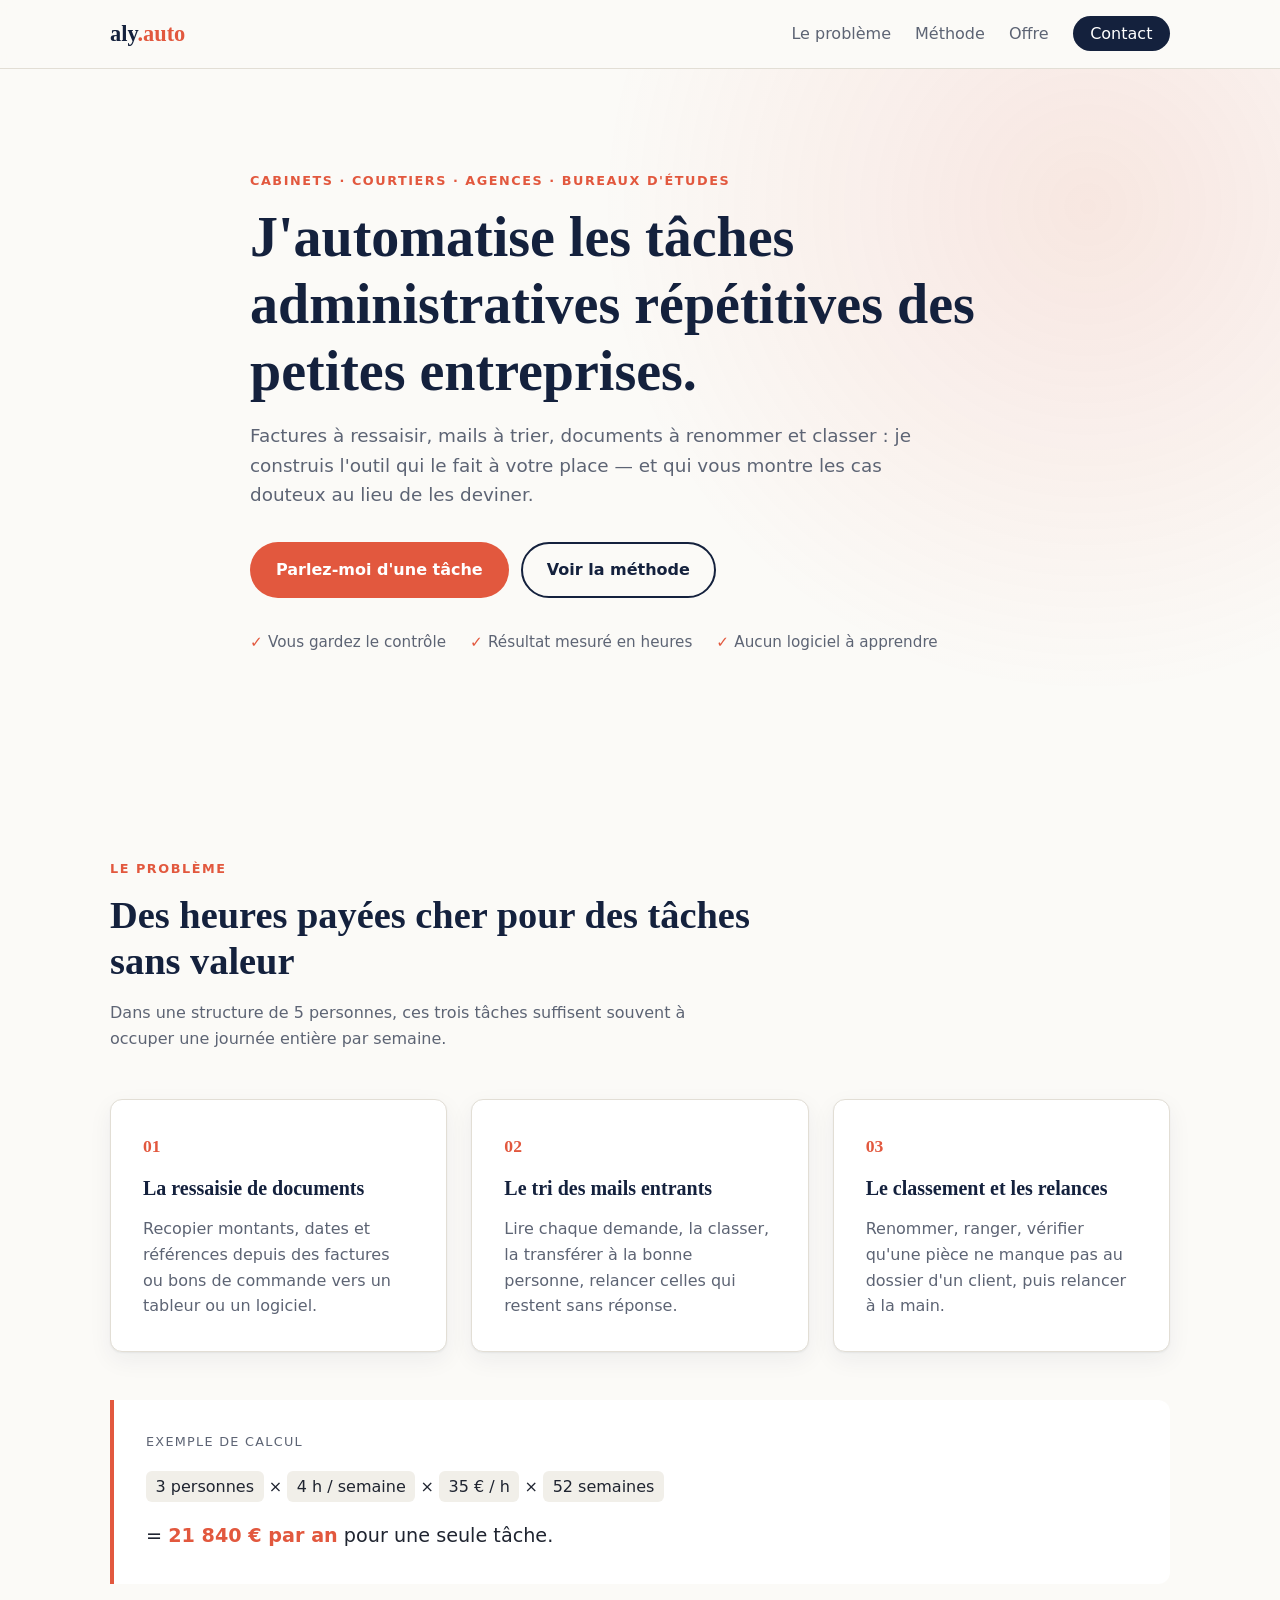
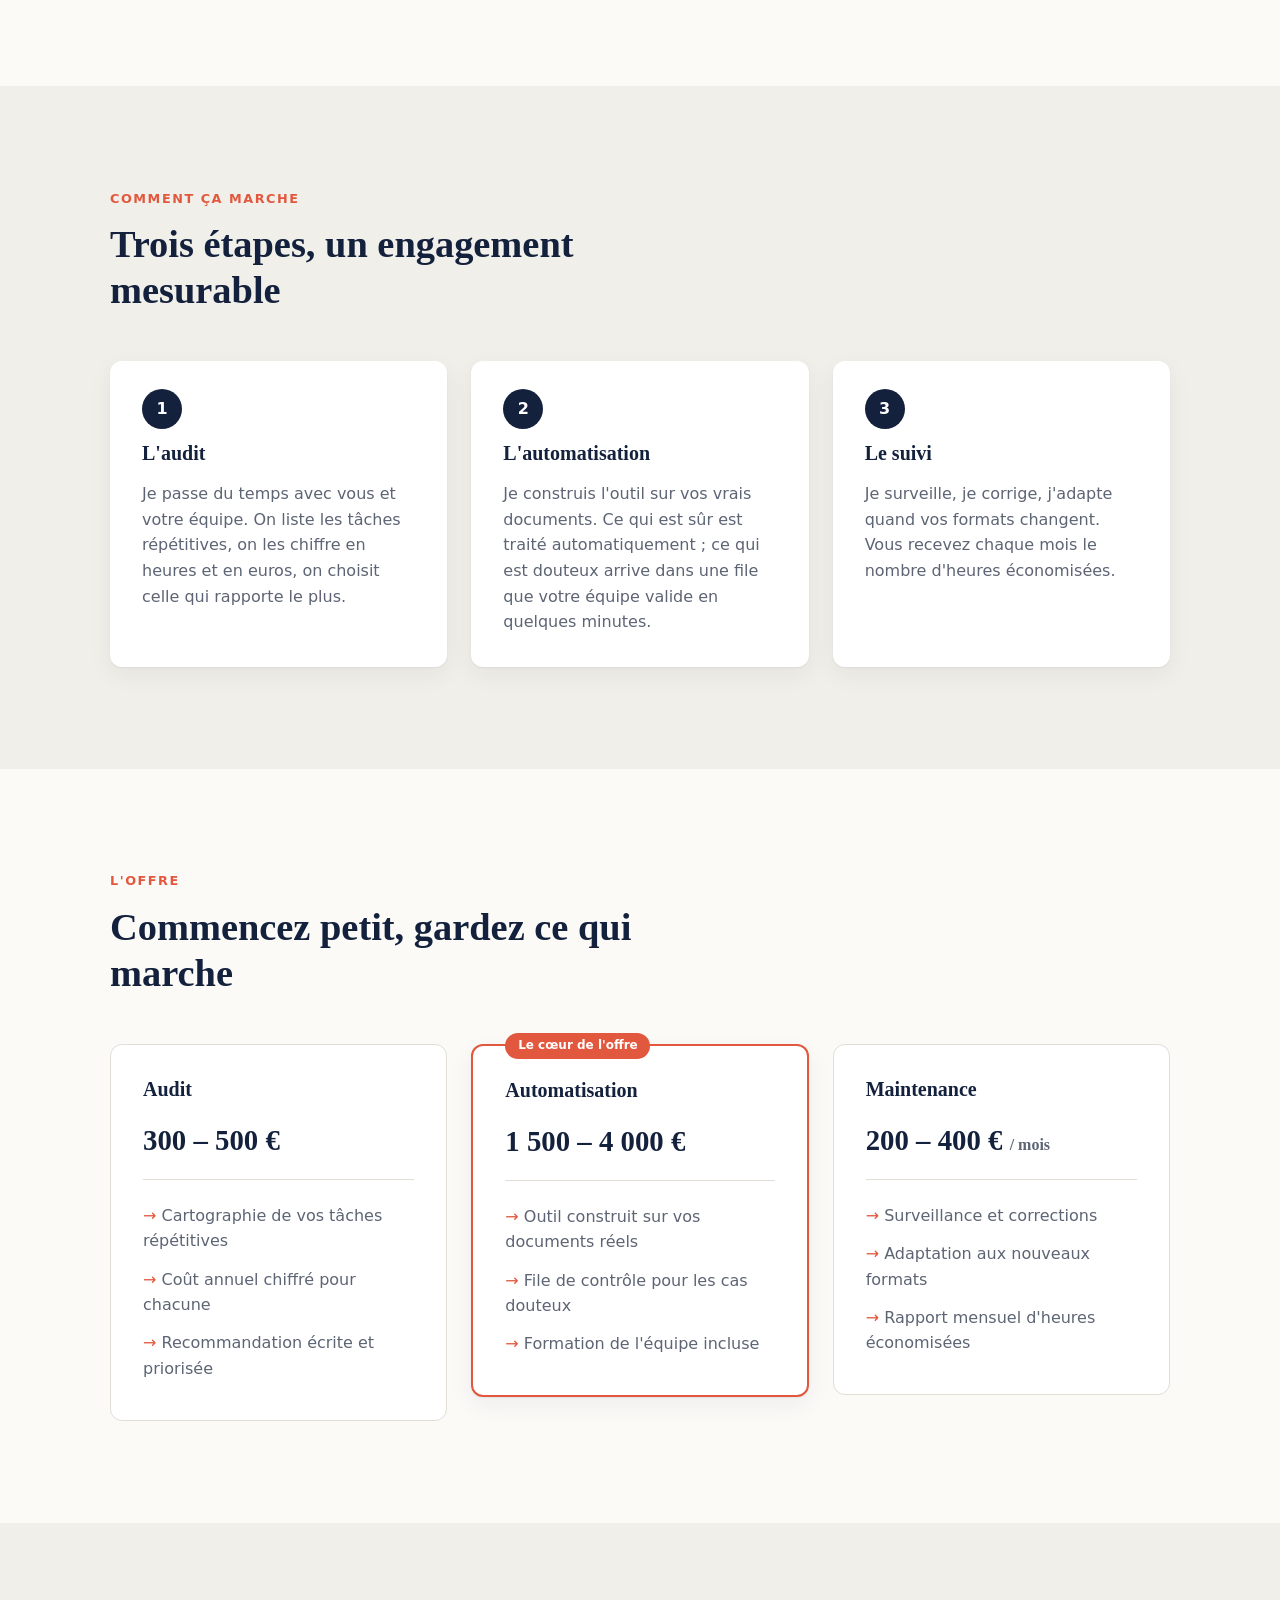
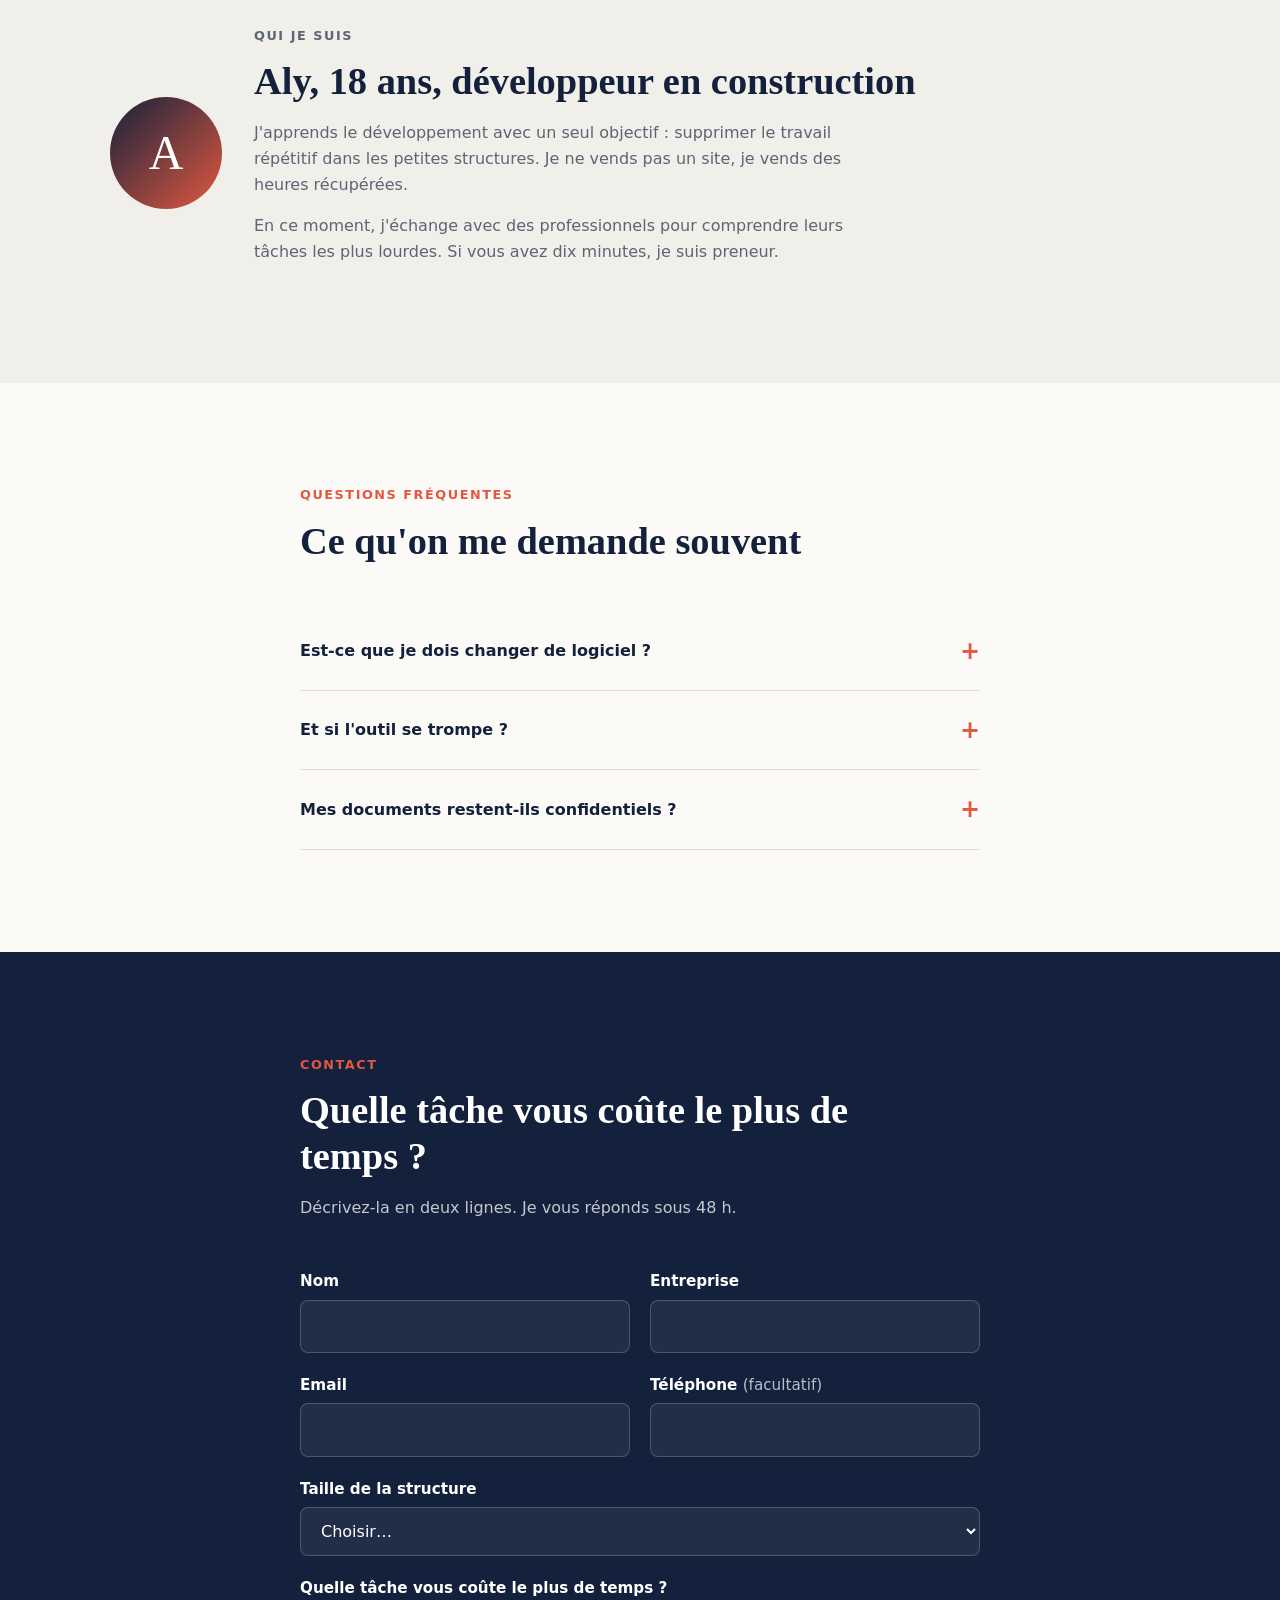
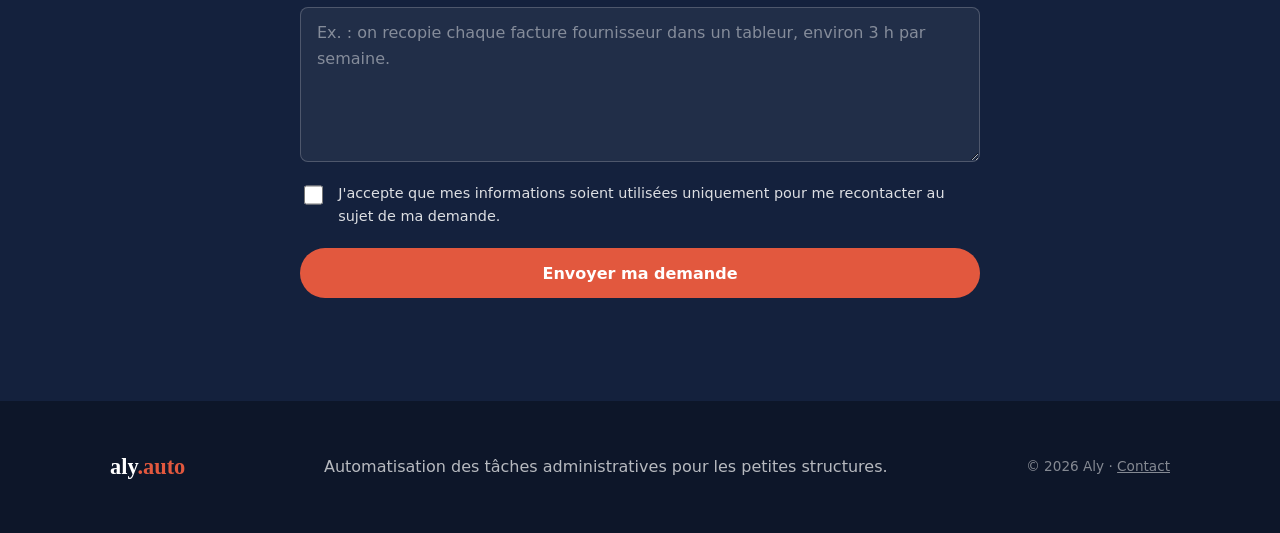
<file: projet-01-offre/page-offre/index.html>
<!DOCTYPE html>
<html lang="fr">
<head>
  <meta charset="UTF-8">
  <meta name="viewport" content="width=device-width, initial-scale=1.0">
  <title>Aly — Automatisation des tâches administratives pour petites structures</title>
  <meta name="description" content="J'automatise la saisie, le tri et le contrôle de documents pour les cabinets, agences et bureaux d'études de 2 à 15 personnes.">
  <link rel="stylesheet" href="style.css">
</head>
<body>

  <a class="skip-link" href="#contenu">Aller au contenu</a>

  <!-- ========== EN-TÊTE ========== -->
  <header class="site-header">
    <div class="container header-inner">
      <a class="logo" href="#">aly<span>.auto</span></a>
      <nav aria-label="Navigation principale">
        <ul class="nav-list">
          <li><a href="#probleme">Le problème</a></li>
          <li><a href="#methode">Méthode</a></li>
          <li><a href="#offre">Offre</a></li>
          <li><a class="nav-cta" href="#contact">Contact</a></li>
        </ul>
      </nav>
    </div>
  </header>

  <main id="contenu">

    <!-- ========== HERO ========== -->
    <section class="hero">
      <div class="container hero-inner">
        <p class="eyebrow">Cabinets · Courtiers · Agences · Bureaux d'études</p>
        <h1>J'automatise les tâches administratives répétitives des petites entreprises.</h1>
        <p class="hero-sub">
          Factures à ressaisir, mails à trier, documents à renommer et classer&nbsp;:
          je construis l'outil qui le fait à votre place — et qui vous montre
          les cas douteux au lieu de les deviner.
        </p>
        <div class="hero-actions">
          <a class="btn btn-primary" href="#contact">Parlez-moi d'une tâche</a>
          <a class="btn btn-ghost" href="#methode">Voir la méthode</a>
        </div>
        <ul class="hero-points">
          <li>Vous gardez le contrôle</li>
          <li>Résultat mesuré en heures</li>
          <li>Aucun logiciel à apprendre</li>
        </ul>
      </div>
    </section>

    <!-- ========== LE PROBLÈME ========== -->
    <section id="probleme" class="section">
      <div class="container">
        <header class="section-head">
          <p class="eyebrow">Le problème</p>
          <h2>Des heures payées cher pour des tâches sans valeur</h2>
          <p>Dans une structure de 5 personnes, ces trois tâches suffisent souvent à occuper une journée entière par semaine.</p>
        </header>

        <div class="cards">
          <article class="card">
            <span class="card-icon" aria-hidden="true">01</span>
            <h3>La ressaisie de documents</h3>
            <p>Recopier montants, dates et références depuis des factures ou bons de commande vers un tableur ou un logiciel.</p>
          </article>
          <article class="card">
            <span class="card-icon" aria-hidden="true">02</span>
            <h3>Le tri des mails entrants</h3>
            <p>Lire chaque demande, la classer, la transférer à la bonne personne, relancer celles qui restent sans réponse.</p>
          </article>
          <article class="card">
            <span class="card-icon" aria-hidden="true">03</span>
            <h3>Le classement et les relances</h3>
            <p>Renommer, ranger, vérifier qu'une pièce ne manque pas au dossier d'un client, puis relancer à la main.</p>
          </article>
        </div>

        <aside class="calc-example" aria-label="Exemple de calcul">
          <p class="calc-label">Exemple de calcul</p>
          <p class="calc-line">
            <span>3 personnes</span> × <span>4 h / semaine</span> × <span>35 € / h</span> × <span>52 semaines</span>
          </p>
          <p class="calc-total">= <strong>21 840 € par an</strong> pour une seule tâche.</p>
        </aside>
      </div>
    </section>

    <!-- ========== MÉTHODE ========== -->
    <section id="methode" class="section section-alt">
      <div class="container">
        <header class="section-head">
          <p class="eyebrow">Comment ça marche</p>
          <h2>Trois étapes, un engagement mesurable</h2>
        </header>

        <ol class="steps">
          <li class="step">
            <h3>L'audit</h3>
            <p>Je passe du temps avec vous et votre équipe. On liste les tâches répétitives, on les chiffre en heures et en euros, on choisit celle qui rapporte le plus.</p>
          </li>
          <li class="step">
            <h3>L'automatisation</h3>
            <p>Je construis l'outil sur vos vrais documents. Ce qui est sûr est traité automatiquement&nbsp;; ce qui est douteux arrive dans une file que votre équipe valide en quelques minutes.</p>
          </li>
          <li class="step">
            <h3>Le suivi</h3>
            <p>Je surveille, je corrige, j'adapte quand vos formats changent. Vous recevez chaque mois le nombre d'heures économisées.</p>
          </li>
        </ol>
      </div>
    </section>

    <!-- ========== OFFRE ========== -->
    <section id="offre" class="section">
      <div class="container">
        <header class="section-head">
          <p class="eyebrow">L'offre</p>
          <h2>Commencez petit, gardez ce qui marche</h2>
        </header>

        <div class="pricing">
          <article class="price-card">
            <h3>Audit</h3>
            <p class="price">300 – 500 €</p>
            <ul>
              <li>Cartographie de vos tâches répétitives</li>
              <li>Coût annuel chiffré pour chacune</li>
              <li>Recommandation écrite et priorisée</li>
            </ul>
          </article>
          <article class="price-card price-card--featured">
            <p class="badge">Le cœur de l'offre</p>
            <h3>Automatisation</h3>
            <p class="price">1 500 – 4 000 €</p>
            <ul>
              <li>Outil construit sur vos documents réels</li>
              <li>File de contrôle pour les cas douteux</li>
              <li>Formation de l'équipe incluse</li>
            </ul>
          </article>
          <article class="price-card">
            <h3>Maintenance</h3>
            <p class="price">200 – 400 € <small>/ mois</small></p>
            <ul>
              <li>Surveillance et corrections</li>
              <li>Adaptation aux nouveaux formats</li>
              <li>Rapport mensuel d'heures économisées</li>
            </ul>
          </article>
        </div>
      </div>
    </section>

    <!-- ========== QUI JE SUIS ========== -->
    <section id="moi" class="section section-alt">
      <div class="container about">
        <div class="about-avatar" aria-hidden="true">A</div>
        <div>
          <p class="eyebrow">Qui je suis</p>
          <h2>Aly, 18 ans, développeur en construction</h2>
          <p>
            J'apprends le développement avec un seul objectif&nbsp;: supprimer le travail
            répétitif dans les petites structures. Je ne vends pas un site, je vends
            des heures récupérées.
          </p>
          <p>
            En ce moment, j'échange avec des professionnels pour comprendre
            leurs tâches les plus lourdes. Si vous avez dix minutes, je suis preneur.
          </p>
        </div>
      </div>
    </section>

    <!-- ========== FAQ ========== -->
    <section id="faq" class="section">
      <div class="container container--narrow">
        <header class="section-head">
          <p class="eyebrow">Questions fréquentes</p>
          <h2>Ce qu'on me demande souvent</h2>
        </header>

        <details class="faq-item">
          <summary>Est-ce que je dois changer de logiciel&nbsp;?</summary>
          <p>Non. L'automatisation se branche sur ce que vous utilisez déjà&nbsp;: votre boîte mail, vos dossiers, votre tableur.</p>
        </details>
        <details class="faq-item">
          <summary>Et si l'outil se trompe&nbsp;?</summary>
          <p>Chaque résultat est vérifié. Ce qui n'est pas certain n'est pas traité en silence&nbsp;: il vous est présenté pour validation.</p>
        </details>
        <details class="faq-item">
          <summary>Mes documents restent-ils confidentiels&nbsp;?</summary>
          <p>Oui. On définit ensemble ce qui est traité, où c'est stocké et qui y a accès, avant de commencer.</p>
        </details>
      </div>
    </section>

    <!-- ========== CONTACT ========== -->
    <section id="contact" class="section section-dark">
      <div class="container container--narrow">
        <header class="section-head">
          <p class="eyebrow">Contact</p>
          <h2>Quelle tâche vous coûte le plus de temps&nbsp;?</h2>
          <p>Décrivez-la en deux lignes. Je vous réponds sous 48 h.</p>
        </header>

        <form class="form" name="contact" method="POST" data-netlify="true" netlify-honeypot="bot-field" >
          <input type="hidden" name="form-name" value="contact">
          <p class="hidden-field">
            <label>Ne pas remplir <input name="bot-field"></label>
          </p>

          <div class="form-row">
            <div class="field">
              <label for="nom">Nom</label>
              <input id="nom" name="nom" type="text" autocomplete="name" required>
            </div>
            <div class="field">
              <label for="entreprise">Entreprise</label>
              <input id="entreprise" name="entreprise" type="text" autocomplete="organization" required>
            </div>
          </div>

          <div class="form-row">
            <div class="field">
              <label for="email">Email</label>
              <input id="email" name="email" type="email" autocomplete="email" required>
            </div>
            <div class="field">
              <label for="telephone">Téléphone <span class="optional">(facultatif)</span></label>
              <input id="telephone" name="telephone" type="tel" autocomplete="tel">
            </div>
          </div>

          <div class="field">
            <label for="taille">Taille de la structure</label>
            <select id="taille" name="taille">
              <option value="">Choisir…</option>
              <option>1 à 4 personnes</option>
              <option>5 à 15 personnes</option>
              <option>16 à 50 personnes</option>
              <option>Plus de 50 personnes</option>
            </select>
          </div>

          <div class="field">
            <label for="tache">Quelle tâche vous coûte le plus de temps&nbsp;?</label>
            <textarea id="tache" name="tache" rows="5" placeholder="Ex. : on recopie chaque facture fournisseur dans un tableur, environ 3 h par semaine." required></textarea>
          </div>

          <div class="field field--check">
            <input id="rgpd" name="rgpd" type="checkbox" required>
            <label for="rgpd">J'accepte que mes informations soient utilisées uniquement pour me recontacter au sujet de ma demande.</label>
          </div>

          <button class="btn btn-primary btn-block" type="submit">Envoyer ma demande</button>
        </form>
      </div>
    </section>

  </main>

  <!-- ========== PIED DE PAGE ========== -->
  <footer class="site-footer">
    <div class="container footer-inner">
      <p class="logo">aly<span>.auto</span></p>
      <p>Automatisation des tâches administratives pour les petites structures.</p>
      <p class="footer-small">© 2026 Aly · <a href="#contact">Contact</a></p>
    </div>
  </footer>

</body>
</html>
</file>
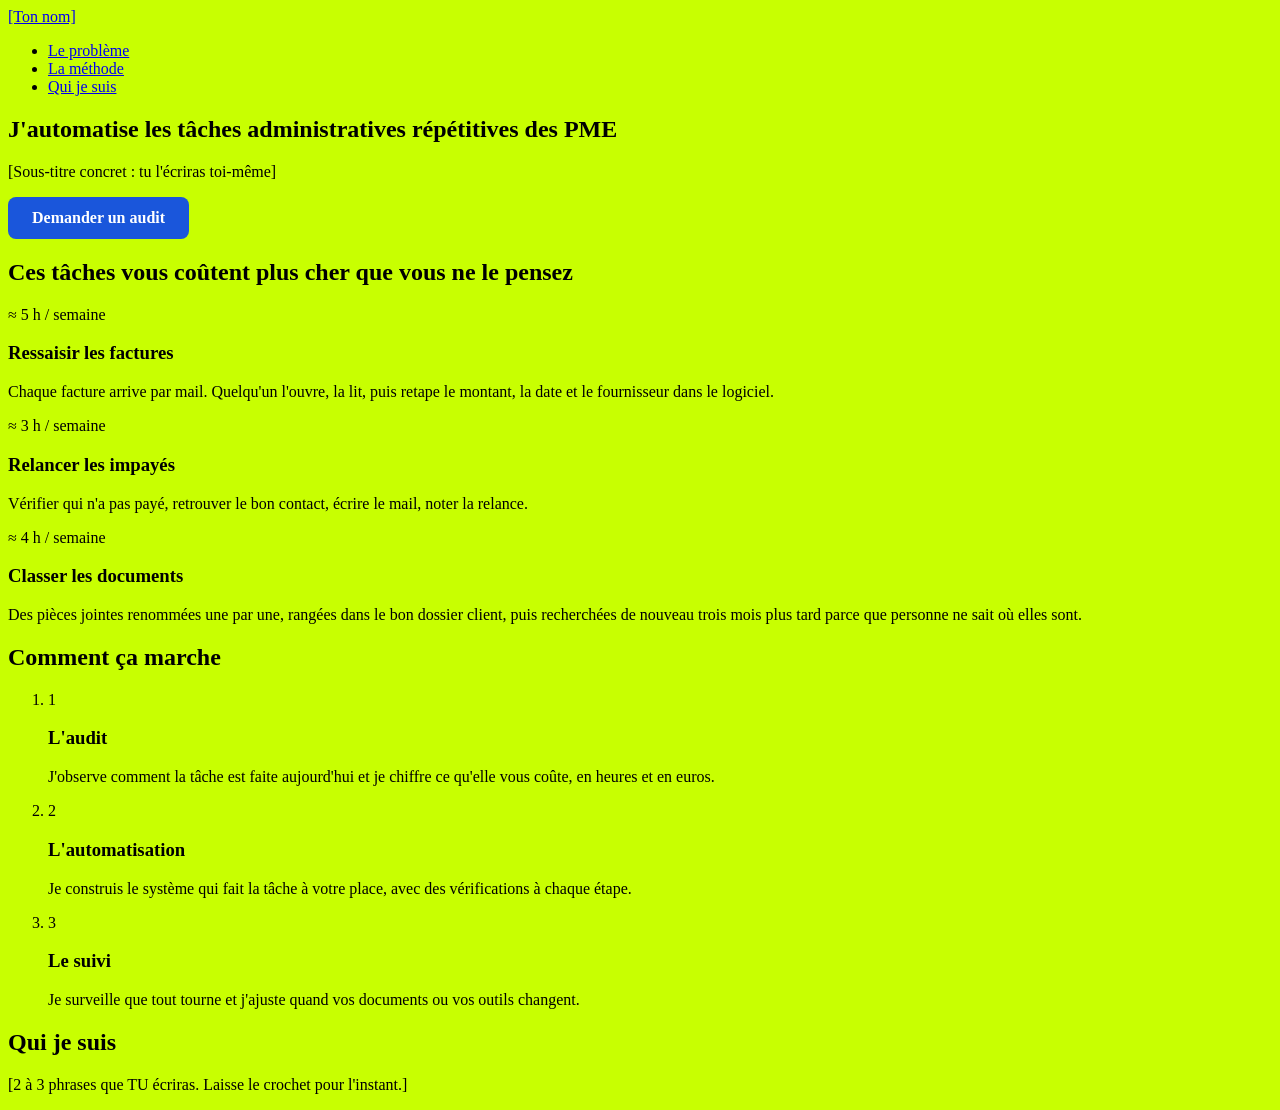
<file: projet-01-offre/htmlandcss/page offres/index.html>
<!DOCTYPE html>
<html lang="fr">
<head>
  <meta charset="UTF-8">
  <meta name="viewport" content="width=device-width, initial-scale=1">
  <title>Automatisation des tâches administratives pour PME</title>
  <link rel="stylesheet" href="style.css">
</head>
<body>
  <header class="entete">
    <nav class="nav">
      <a class="nav-logo" href="#">[Ton nom]</a>
      <ul class="nav-liens">
        <li><a href="#probleme">Le problème</a></li>
        <li><a href="#methode">La méthode</a></li>
        <li><a href="#qui">Qui je suis</a></li>
      </ul>
    </nav>
  </header>

  <main>
    <section class="hero">
      <h1 class="hero-titre">J'automatise les tâches administratives répétitives des PME</h1>
      <p class="hero-texte">[Sous-titre concret : tu l'écriras toi-même]</p>
      <a class="bouton" href="#contact">Demander un audit</a>
    </section>

    <section class="section" id="probleme">
      <h2 class="section-titre">Ces tâches vous coûtent plus cher que vous ne le pensez</h2>
      <div class="cartes">
        <article class="carte">
          <p class="carte-chiffre">≈ 5 h / semaine</p>
          <h3 class="carte-titre">Ressaisir les factures</h3>
          <p class="carte-texte">Chaque facture arrive par mail. Quelqu'un l'ouvre, la lit, puis retape le montant, la date et le fournisseur dans le logiciel.</p>
        </article>
        <article class="carte">
          <p class="carte-chiffre">≈ 3 h / semaine</p>
          <h3 class="carte-titre">Relancer les impayés</h3>
          <p class="carte-texte">Vérifier qui n'a pas payé, retrouver le bon contact, écrire le mail, noter la relance.</p>
        </article>
        <article class="carte">
          <p class="carte-chiffre">≈ 4 h / semaine</p>
          <h3 class="carte-titre">Classer les documents</h3>
          <p class="carte-texte">Des pièces jointes renommées une par une, rangées dans le bon dossier client, puis recherchées de nouveau trois mois plus tard parce que personne ne sait où elles sont.</p>
        </article>
      </div>
    </section>

    <section class="section" id="methode">
      <h2 class="section-titre">Comment ça marche</h2>
      <ol class="cartes">
        <li class="carte carte--etape">
          <span class="carte-numero">1</span>
          <h3 class="carte-titre">L'audit</h3>
          <p class="carte-texte">J'observe comment la tâche est faite aujourd'hui et je chiffre ce qu'elle vous coûte, en heures et en euros.</p>
        </li>
        <li class="carte carte--etape">
          <span class="carte-numero">2</span>
          <h3 class="carte-titre">L'automatisation</h3>
          <p class="carte-texte">Je construis le système qui fait la tâche à votre place, avec des vérifications à chaque étape.</p>
        </li>
        <li class="carte carte--etape">
          <span class="carte-numero">3</span>
          <h3 class="carte-titre">Le suivi</h3>
          <p class="carte-texte">Je surveille que tout tourne et j'ajuste quand vos documents ou vos outils changent.</p>
        </li>
      </ol>
    </section>

    <section class="section" id="qui">
      <h2 class="section-titre">Qui je suis</h2>
      <div class="section-texte">
        <p>[2 à 3 phrases que TU écriras. Laisse le crochet pour l'instant.]</p>
      </div>
    </section>
  </main>
</body>
</html>
</file>
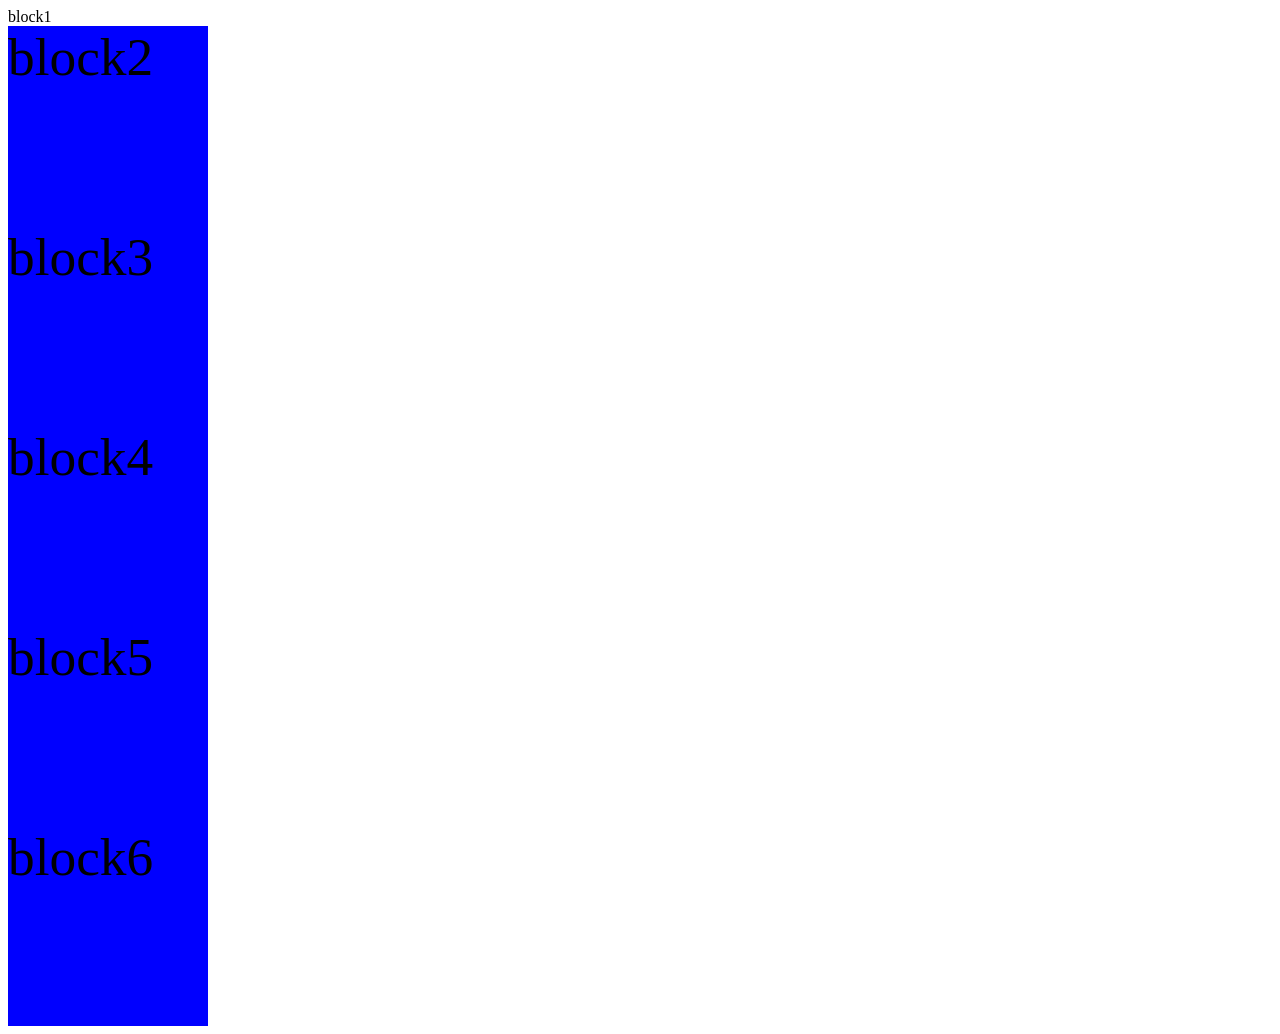
<file: projet-01-offre/htmlandcss/flexbox.html>
<!DOCTYPE><html><head><title>flexbox</title>
<meta charset="UTF-8">
<meta name="viewport" content="width=device-width,initial-scale=1">
  <link rel="stylesheet" href="flexbox.css">
</head>
<body>
 <div id="block">
block1

 </div> <div class="block">
block2

 </div> <div class="block">
block3

 </div> <div class="block">
block4

 </div> <div class="block">
block5

 </div> <div class="block">
block6

 </div> 
 <div id='box1></body>div>
</body>




</html>
</file>
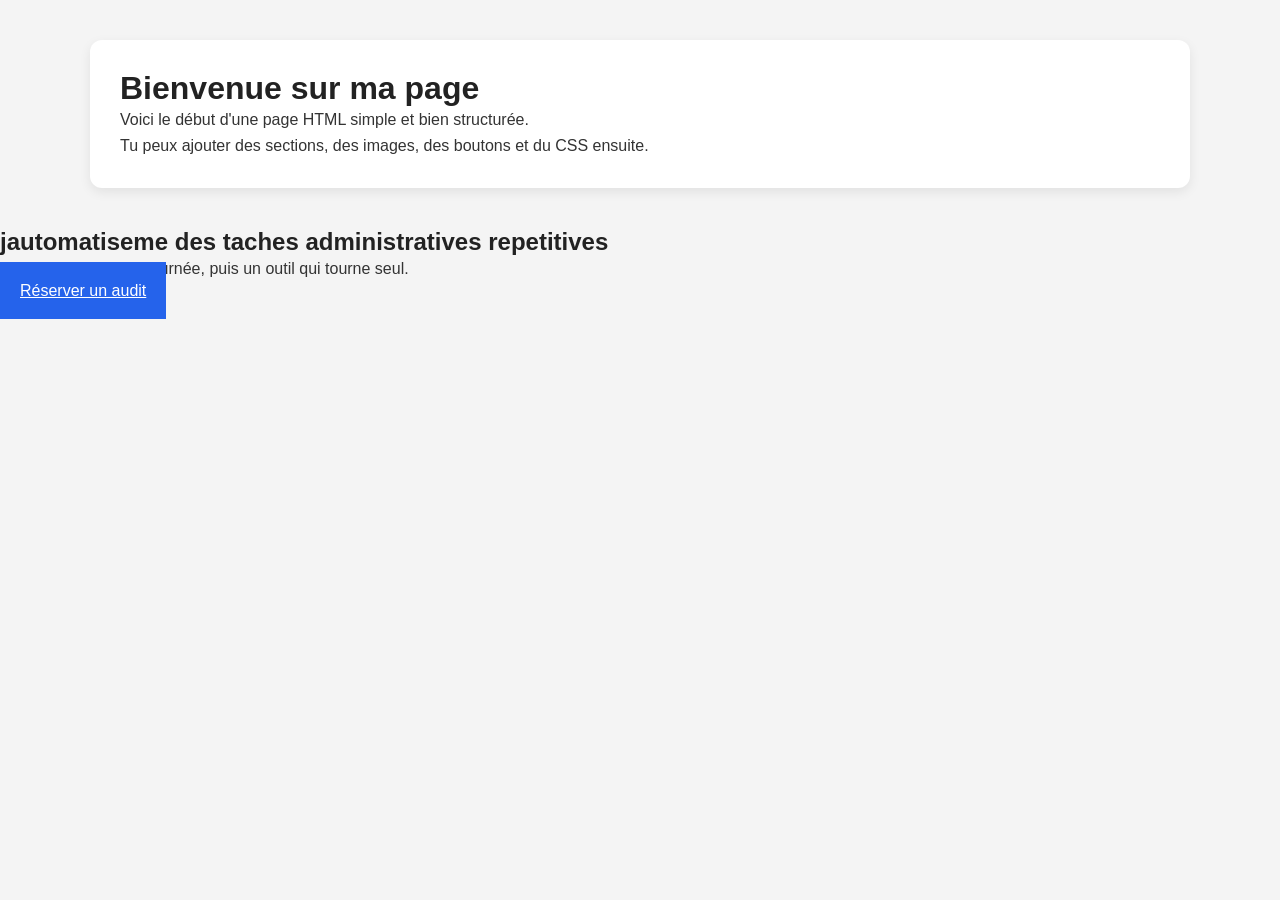
<file: projet-01-offre/htmlandcss/query.html>
<!DOCTYPE html>
<html lang="fr">  
  <head>
    <meta charset="UTF-8" />
    <meta name="viewport" content="width=device-width, initial-scale=1.0" />
    <title>offre</title>
    <style>
      body {
        margin: 0;
        font-family: Arial, sans-serif;
        background: #f4f4f4;
        color: #333;
      }

      .container {
        width: 90%;
        max-width: 1100px;
        margin: 40px auto;
        background: white;
        padding: 30px;
        border-radius: 12px;
        box-shadow: 0 4px 12px rgba(0, 0, 0, 0.08);
      }

      h1 {
        color: #222;
      }

      p {
        line-height: 1.6;
      }
      .hero__bouton{
        
       width: 200px;
  padding: 20px;
  background: #2563eb;
  color: white;
display: inline;
      }
      *{
        box-sizing: border-box;
        margin: 0;
        padding: 0;
      }
    </style>
  </head>
  <body>
    <div class="container">
      <h1>Bienvenue sur ma page</h1>
      <p>Voici le début d'une page HTML simple et bien structurée.</p>
      <p>Tu peux ajouter des sections, des images, des boutons et du CSS ensuite.</p>
    </div>

    <section class="hero">
<h1 class="hero--titre">jautomatiseme des taches administratives repetitives </h1>
<p class="hero--soustitre">Un audit d'une demi-journée, puis un outil qui tourne seul.</p>
<a class="hero__bouton" href="#">Réserver un audit</a>

    </section>
  </body>
</html>
</file>
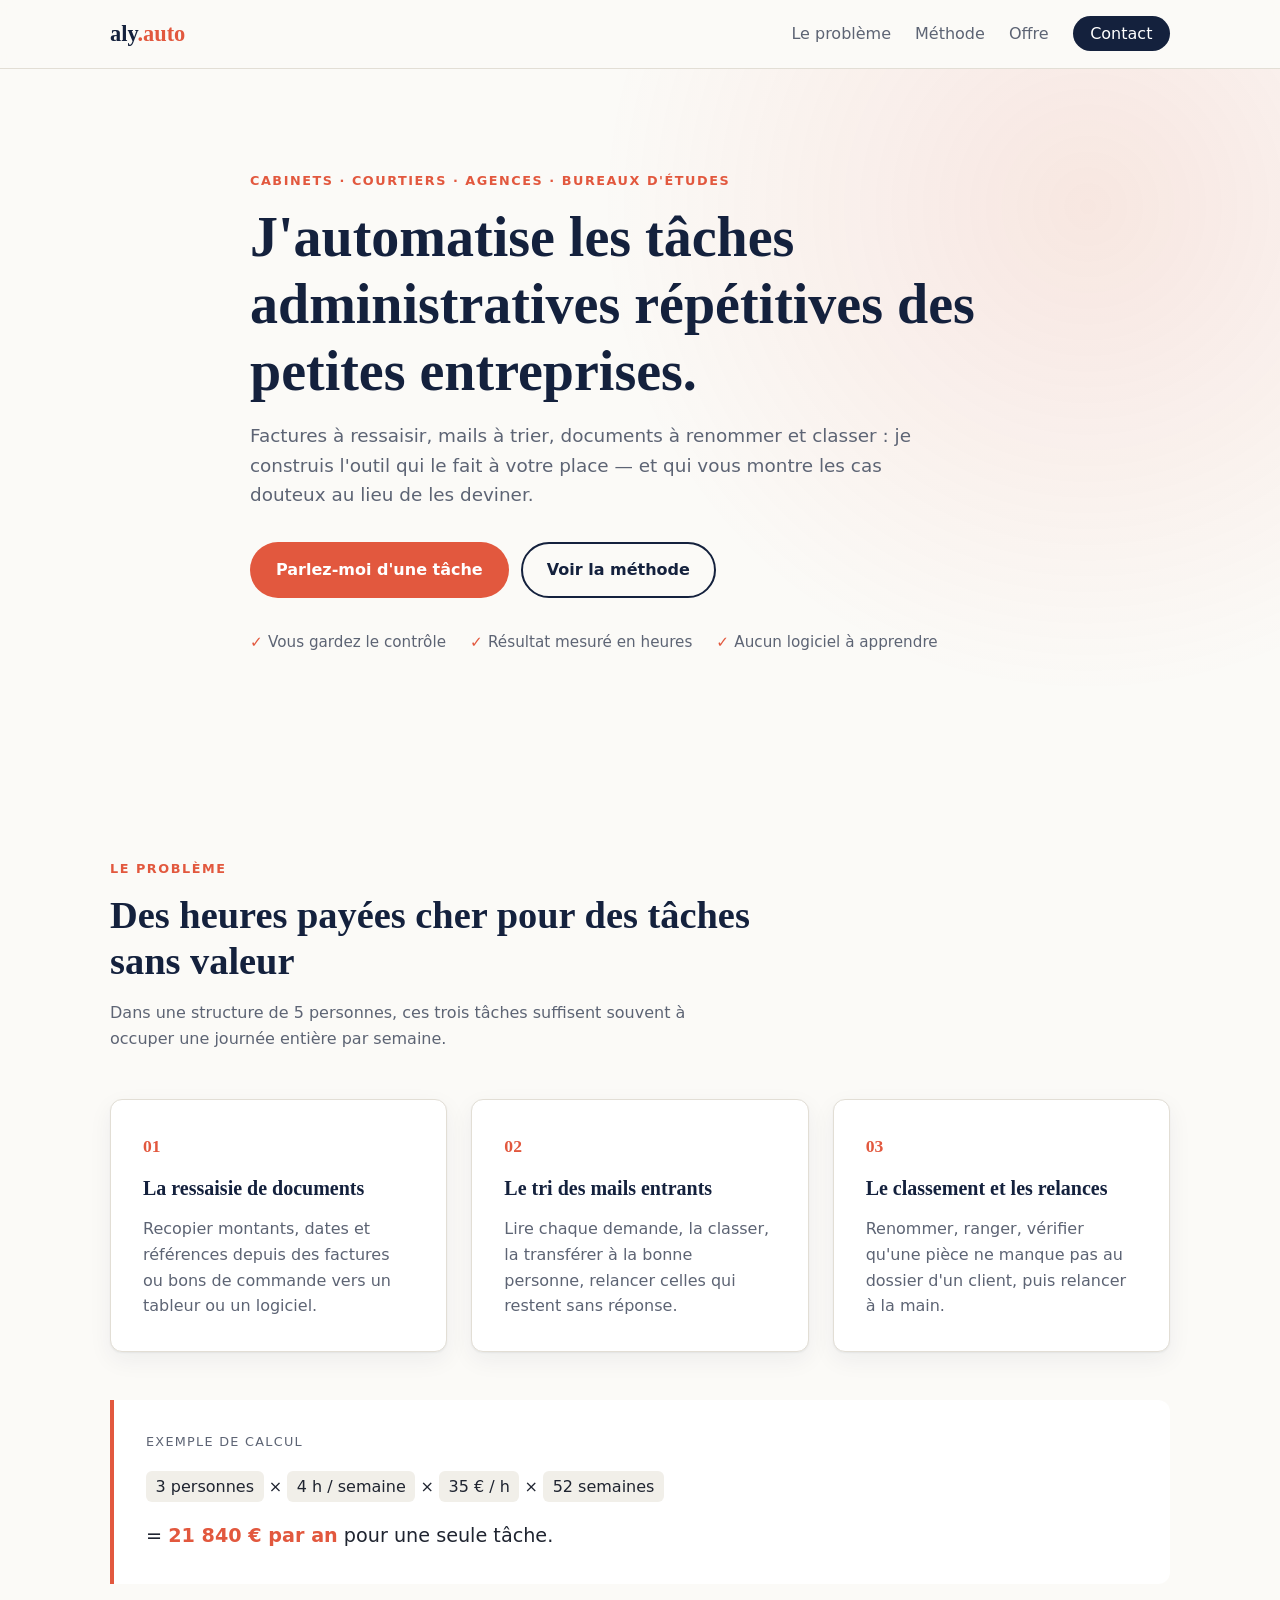
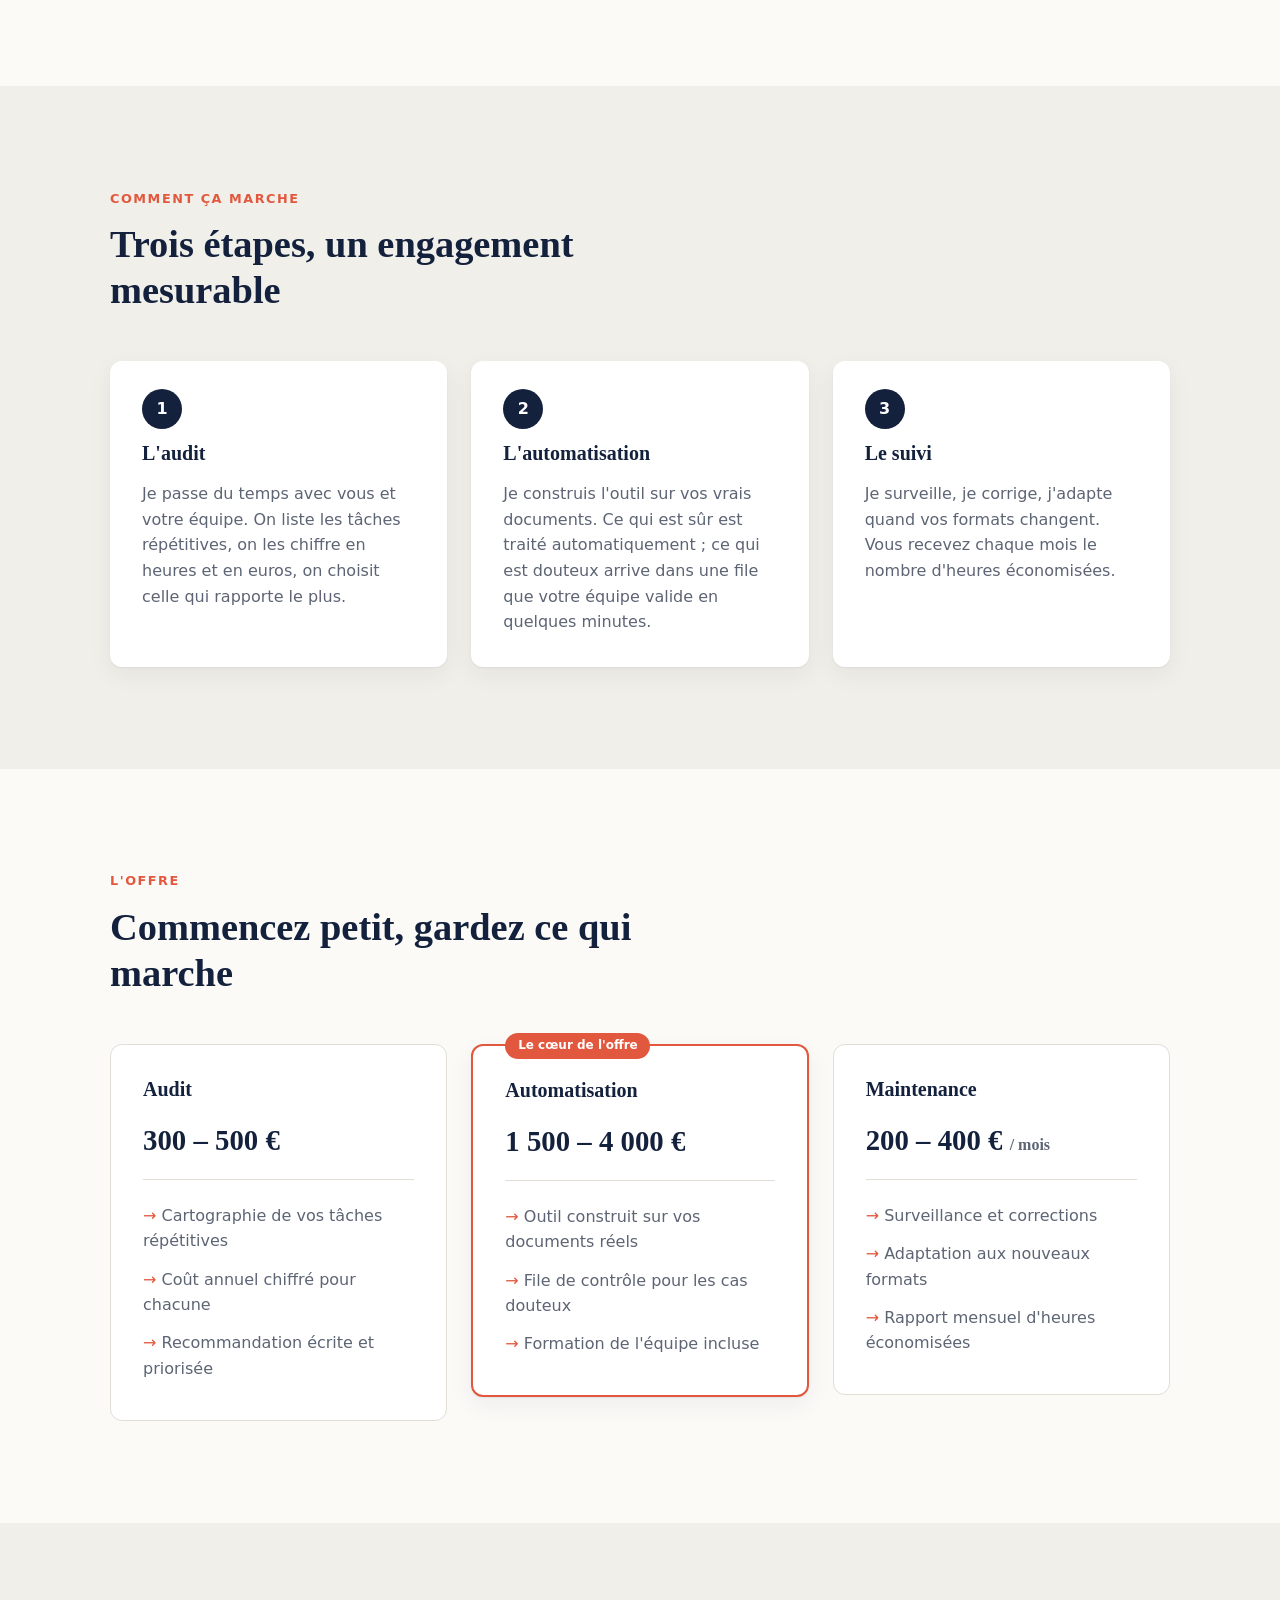
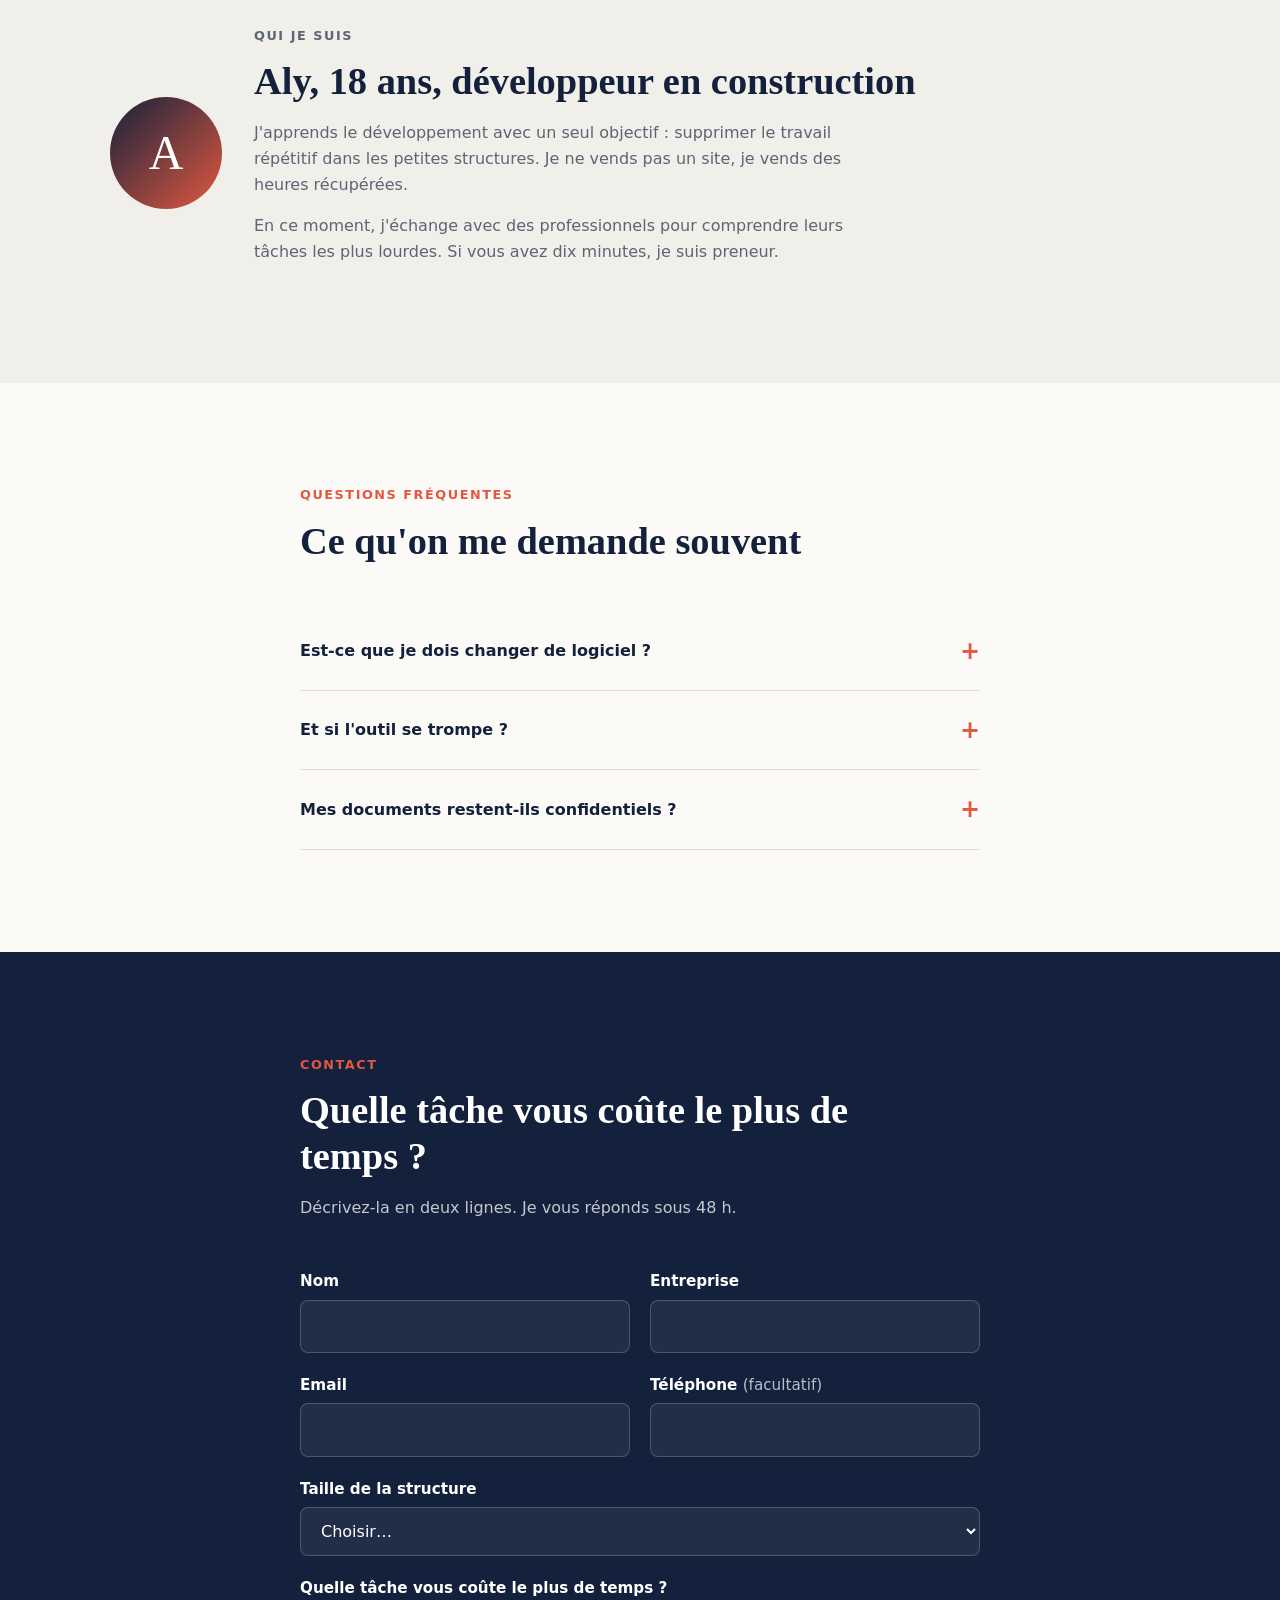
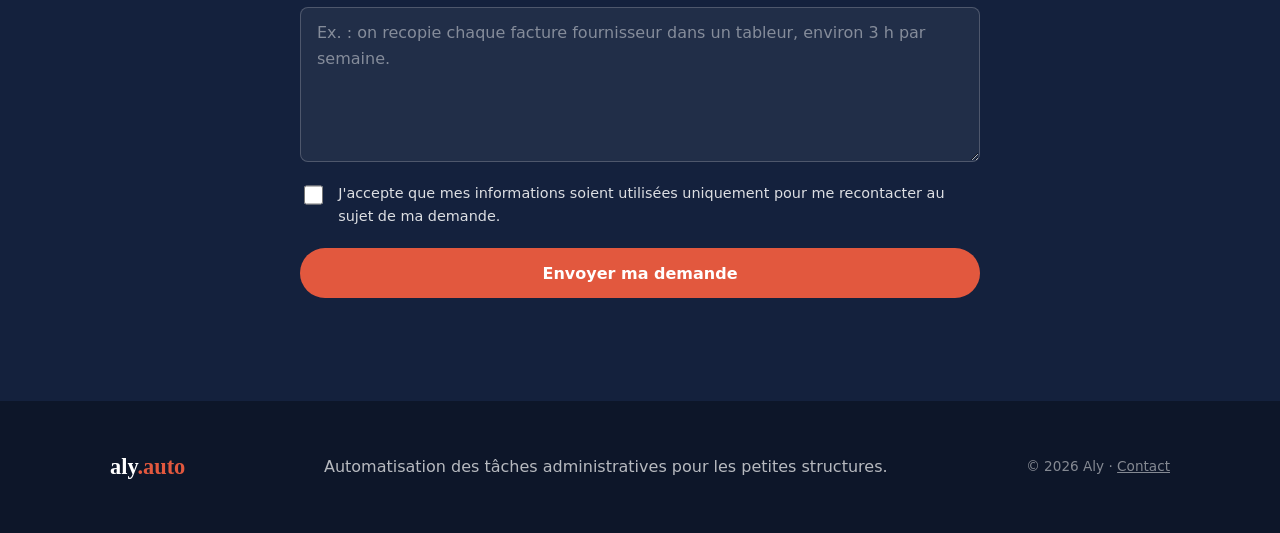
<file: projet-01-offre/page offre/index_1.html>
<!DOCTYPE html>
<html lang="fr">
<head>
  <meta charset="UTF-8">
  <meta name="viewport" content="width=device-width, initial-scale=1.0">
  <title>Aly — Automatisation des tâches administratives pour petites structures</title>
  <meta name="description" content="J'automatise la saisie, le tri et le contrôle de documents pour les cabinets, agences et bureaux d'études de 2 à 15 personnes.">
  <link rel="stylesheet" href="style.css">
</head>
<body>

  <a class="skip-link" href="#contenu">Aller au contenu</a>

  <!-- ========== EN-TÊTE ========== -->
  <header class="site-header">
    <div class="container header-inner">
      <a class="logo" href="#">aly<span>.auto</span></a>
      <nav aria-label="Navigation principale">
        <ul class="nav-list">
          <li><a href="#probleme">Le problème</a></li>
          <li><a href="#methode">Méthode</a></li>
          <li><a href="#offre">Offre</a></li>
          <li><a class="nav-cta" href="#contact">Contact</a></li>
        </ul>
      </nav>
    </div>
  </header>

  <main id="contenu">

    <!-- ========== HERO ========== -->
    <section class="hero">
      <div class="container hero-inner">
        <p class="eyebrow">Cabinets · Courtiers · Agences · Bureaux d'études</p>
        <h1>J'automatise les tâches administratives répétitives des petites entreprises.</h1>
        <p class="hero-sub">
          Factures à ressaisir, mails à trier, documents à renommer et classer&nbsp;:
          je construis l'outil qui le fait à votre place — et qui vous montre
          les cas douteux au lieu de les deviner.
        </p>
        <div class="hero-actions">
          <a class="btn btn-primary" href="#contact">Parlez-moi d'une tâche</a>
          <a class="btn btn-ghost" href="#methode">Voir la méthode</a>
        </div>
        <ul class="hero-points">
          <li>Vous gardez le contrôle</li>
          <li>Résultat mesuré en heures</li>
          <li>Aucun logiciel à apprendre</li>
        </ul>
      </div>
    </section>

    <!-- ========== LE PROBLÈME ========== -->
    <section id="probleme" class="section">
      <div class="container">
        <header class="section-head">
          <p class="eyebrow">Le problème</p>
          <h2>Des heures payées cher pour des tâches sans valeur</h2>
          <p>Dans une structure de 5 personnes, ces trois tâches suffisent souvent à occuper une journée entière par semaine.</p>
        </header>

        <div class="cards">
          <article class="card">
            <span class="card-icon" aria-hidden="true">01</span>
            <h3>La ressaisie de documents</h3>
            <p>Recopier montants, dates et références depuis des factures ou bons de commande vers un tableur ou un logiciel.</p>
          </article>
          <article class="card">
            <span class="card-icon" aria-hidden="true">02</span>
            <h3>Le tri des mails entrants</h3>
            <p>Lire chaque demande, la classer, la transférer à la bonne personne, relancer celles qui restent sans réponse.</p>
          </article>
          <article class="card">
            <span class="card-icon" aria-hidden="true">03</span>
            <h3>Le classement et les relances</h3>
            <p>Renommer, ranger, vérifier qu'une pièce ne manque pas au dossier d'un client, puis relancer à la main.</p>
          </article>
        </div>

        <aside class="calc-example" aria-label="Exemple de calcul">
          <p class="calc-label">Exemple de calcul</p>
          <p class="calc-line">
            <span>3 personnes</span> × <span>4 h / semaine</span> × <span>35 € / h</span> × <span>52 semaines</span>
          </p>
          <p class="calc-total">= <strong>21 840 € par an</strong> pour une seule tâche.</p>
        </aside>
      </div>
    </section>

    <!-- ========== MÉTHODE ========== -->
    <section id="methode" class="section section-alt">
      <div class="container">
        <header class="section-head">
          <p class="eyebrow">Comment ça marche</p>
          <h2>Trois étapes, un engagement mesurable</h2>
        </header>

        <ol class="steps">
          <li class="step">
            <h3>L'audit</h3>
            <p>Je passe du temps avec vous et votre équipe. On liste les tâches répétitives, on les chiffre en heures et en euros, on choisit celle qui rapporte le plus.</p>
          </li>
          <li class="step">
            <h3>L'automatisation</h3>
            <p>Je construis l'outil sur vos vrais documents. Ce qui est sûr est traité automatiquement&nbsp;; ce qui est douteux arrive dans une file que votre équipe valide en quelques minutes.</p>
          </li>
          <li class="step">
            <h3>Le suivi</h3>
            <p>Je surveille, je corrige, j'adapte quand vos formats changent. Vous recevez chaque mois le nombre d'heures économisées.</p>
          </li>
        </ol>
      </div>
    </section>

    <!-- ========== OFFRE ========== -->
    <section id="offre" class="section">
      <div class="container">
        <header class="section-head">
          <p class="eyebrow">L'offre</p>
          <h2>Commencez petit, gardez ce qui marche</h2>
        </header>

        <div class="pricing">
          <article class="price-card">
            <h3>Audit</h3>
            <p class="price">300 – 500 €</p>
            <ul>
              <li>Cartographie de vos tâches répétitives</li>
              <li>Coût annuel chiffré pour chacune</li>
              <li>Recommandation écrite et priorisée</li>
            </ul>
          </article>
          <article class="price-card price-card--featured">
            <p class="badge">Le cœur de l'offre</p>
            <h3>Automatisation</h3>
            <p class="price">1 500 – 4 000 €</p>
            <ul>
              <li>Outil construit sur vos documents réels</li>
              <li>File de contrôle pour les cas douteux</li>
              <li>Formation de l'équipe incluse</li>
            </ul>
          </article>
          <article class="price-card">
            <h3>Maintenance</h3>
            <p class="price">200 – 400 € <small>/ mois</small></p>
            <ul>
              <li>Surveillance et corrections</li>
              <li>Adaptation aux nouveaux formats</li>
              <li>Rapport mensuel d'heures économisées</li>
            </ul>
          </article>
        </div>
      </div>
    </section>

    <!-- ========== QUI JE SUIS ========== -->
    <section id="moi" class="section section-alt">
      <div class="container about">
        <div class="about-avatar" aria-hidden="true">A</div>
        <div>
          <p class="eyebrow">Qui je suis</p>
          <h2>Aly, 18 ans, développeur en construction</h2>
          <p>
            J'apprends le développement avec un seul objectif&nbsp;: supprimer le travail
            répétitif dans les petites structures. Je ne vends pas un site, je vends
            des heures récupérées.
          </p>
          <p>
            En ce moment, j'échange avec des professionnels pour comprendre
            leurs tâches les plus lourdes. Si vous avez dix minutes, je suis preneur.
          </p>
        </div>
      </div>
    </section>

    <!-- ========== FAQ ========== -->
    <section id="faq" class="section">
      <div class="container container--narrow">
        <header class="section-head">
          <p class="eyebrow">Questions fréquentes</p>
          <h2>Ce qu'on me demande souvent</h2>
        </header>

        <details class="faq-item">
          <summary>Est-ce que je dois changer de logiciel&nbsp;?</summary>
          <p>Non. L'automatisation se branche sur ce que vous utilisez déjà&nbsp;: votre boîte mail, vos dossiers, votre tableur.</p>
        </details>
        <details class="faq-item">
          <summary>Et si l'outil se trompe&nbsp;?</summary>
          <p>Chaque résultat est vérifié. Ce qui n'est pas certain n'est pas traité en silence&nbsp;: il vous est présenté pour validation.</p>
        </details>
        <details class="faq-item">
          <summary>Mes documents restent-ils confidentiels&nbsp;?</summary>
          <p>Oui. On définit ensemble ce qui est traité, où c'est stocké et qui y a accès, avant de commencer.</p>
        </details>
      </div>
    </section>

    <!-- ========== CONTACT ========== -->
    <section id="contact" class="section section-dark">
      <div class="container container--narrow">
        <header class="section-head">
          <p class="eyebrow">Contact</p>
          <h2>Quelle tâche vous coûte le plus de temps&nbsp;?</h2>
          <p>Décrivez-la en deux lignes. Je vous réponds sous 48 h.</p>
        </header>

        <form class="form" name="contact" method="POST" data-netlify="true" netlify-honeypot="bot-field">
          <input type="hidden" name="form-name" value="contact">
          <p class="hidden-field">
            <label>Ne pas remplir <input name="bot-field"></label>
          </p>

          <div class="form-row">
            <div class="field">
              <label for="nom">Nom</label>
              <input id="nom" name="nom" type="text" autocomplete="name" required>
            </div>
            <div class="field">
              <label for="entreprise">Entreprise</label>
              <input id="entreprise" name="entreprise" type="text" autocomplete="organization" required>
            </div>
          </div>

          <div class="form-row">
            <div class="field">
              <label for="email">Email</label>
              <input id="email" name="email" type="email" autocomplete="email" required>
            </div>
            <div class="field">
              <label for="telephone">Téléphone <span class="optional">(facultatif)</span></label>
              <input id="telephone" name="telephone" type="tel" autocomplete="tel">
            </div>
          </div>

          <div class="field">
            <label for="taille">Taille de la structure</label>
            <select id="taille" name="taille">
              <option value="">Choisir…</option>
              <option>1 à 4 personnes</option>
              <option>5 à 15 personnes</option>
              <option>16 à 50 personnes</option>
              <option>Plus de 50 personnes</option>
            </select>
          </div>

          <div class="field">
            <label for="tache">Quelle tâche vous coûte le plus de temps&nbsp;?</label>
            <textarea id="tache" name="tache" rows="5" placeholder="Ex. : on recopie chaque facture fournisseur dans un tableur, environ 3 h par semaine." required></textarea>
          </div>

          <div class="field field--check">
            <input id="rgpd" name="rgpd" type="checkbox" required>
            <label for="rgpd">J'accepte que mes informations soient utilisées uniquement pour me recontacter au sujet de ma demande.</label>
          </div>

          <button class="btn btn-primary btn-block" type="submit">Envoyer ma demande</button>
        </form>
      </div>
    </section>

  </main>

  <!-- ========== PIED DE PAGE ========== -->
  <footer class="site-footer">
    <div class="container footer-inner">
      <p class="logo">aly<span>.auto</span></p>
      <p>Automatisation des tâches administratives pour les petites structures.</p>
      <p class="footer-small">© 2026 Aly · <a href="#contact">Contact</a></p>
    </div>
  </footer>

</body>
</html>
</file>
<file: projet-01-offre/page-offre/style.css>
/* =========================================================
   1. VARIABLES (custom properties)
   Une couleur changée ici change partout sur la page.
   ========================================================= */
:root {
  --c-bg: #fbfaf7;
  --c-bg-alt: #f1efe9;
  --c-dark: #14213d;
  --c-text: #1f2430;
  --c-muted: #5d6474;
  --c-accent: #e2583e;
  --c-accent-dark: #c2432b;
  --c-border: #e2ded5;
  --c-white: #ffffff;

  --font-body: system-ui, -apple-system, "Segoe UI", Roboto, sans-serif;
  --font-title: Georgia, "Times New Roman", serif;

  --radius: 12px;
  --shadow: 0 1px 2px rgba(20, 33, 61, 0.06), 0 8px 24px rgba(20, 33, 61, 0.06);
  --space: clamp(4rem, 8vw, 7rem); /* espacement vertical des sections */
}

/* =========================================================
   2. RESET MINIMAL
   ========================================================= */
*,
*::before,
*::after {
  box-sizing: border-box;
}

html {
  scroll-behavior: smooth;
  scroll-padding-top: 5rem; /* compense le header collant sur les ancres */
}

body {
  margin: 0;
  font-family: var(--font-body);
  font-size: 1rem;
  line-height: 1.6;
  color: var(--c-text);
  background: var(--c-bg);
}

h1, h2, h3 {
  font-family: var(--font-title);
  line-height: 1.2;
  color: var(--c-dark);
  margin: 0 0 1rem;
}

h1 { font-size: clamp(2rem, 5vw + 1rem, 3.5rem); }
h2 { font-size: clamp(1.6rem, 3vw + 0.8rem, 2.4rem); }
h3 { font-size: 1.25rem; }

p { margin: 0 0 1rem; }

img { max-width: 100%; display: block; }

a { color: inherit; }

/* Accessibilité : un contour visible au clavier, pas à la souris */
:focus-visible {
  outline: 3px solid var(--c-accent);
  outline-offset: 3px;
  border-radius: 4px;
}

/* =========================================================
   3. UTILITAIRES
   ========================================================= */
.container {
  width: 100%;
  max-width: 1100px;
  margin-inline: auto;
  padding-inline: 1.25rem;
}

.container--narrow { max-width: 720px; }

.eyebrow {
  font-size: 0.8rem;
  font-weight: 700;
  letter-spacing: 0.12em;
  text-transform: uppercase;
  color: var(--c-accent);
  margin-bottom: 0.75rem;
}

.skip-link {
  position: absolute;
  left: 1rem;
  top: -3rem;
  background: var(--c-dark);
  color: var(--c-white);
  padding: 0.5rem 1rem;
  border-radius: var(--radius);
  z-index: 100;
}
.skip-link:focus { top: 1rem; }

/* =========================================================
   4. BOUTONS
   ========================================================= */
.btn {
  display: inline-block;
  padding: 0.85rem 1.5rem;
  border-radius: 999px;
  font-weight: 600;
  text-decoration: none;
  border: 2px solid transparent;
  cursor: pointer;
  font-size: 1rem;
  font-family: inherit;
  transition: background-color 0.2s, transform 0.2s, border-color 0.2s;
}

.btn:hover { transform: translateY(-2px); }

.btn-primary {
  background: var(--c-accent);
  color: var(--c-white);
}
.btn-primary:hover { background: var(--c-accent-dark); }

.btn-ghost {
  border-color: var(--c-dark);
  color: var(--c-dark);
}
.btn-ghost:hover { background: var(--c-dark); color: var(--c-white); }

.btn-block { width: 100%; }

/* =========================================================
   5. HEADER + NAV (Flexbox)
   ========================================================= */
.site-header {
  position: sticky;
  top: 0;
  z-index: 10;
  background: rgba(251, 250, 247, 0.9);
  backdrop-filter: blur(8px);
  border-bottom: 1px solid var(--c-border);
}

.header-inner {
  display: flex;
  justify-content: space-between;
  align-items: center;
  gap: 1rem;
  padding-block: 1rem;
}

.logo {
  font-family: var(--font-title);
  font-size: 1.4rem;
  font-weight: 700;
  color: var(--c-dark);
  text-decoration: none;
  margin: 0;
}
.logo span { color: var(--c-accent); }

/* Mobile : on ne garde que le bouton Contact */
.nav-list {
  display: flex;
  align-items: center;
  gap: 1.5rem;
  list-style: none;
  margin: 0;
  padding: 0;
}
.nav-list li:not(:last-child) { display: none; }

.nav-list a {
  text-decoration: none;
  font-weight: 500;
  color: var(--c-muted);
}
.nav-list a:hover { color: var(--c-dark); }

.nav-cta {
  background: var(--c-dark);
  color: var(--c-white) !important;
  padding: 0.5rem 1.1rem;
  border-radius: 999px;
}

/* =========================================================
   6. HERO
   ========================================================= */
.hero {
  padding-block: var(--space);
  background:
    radial-gradient(circle at 85% 20%, rgba(226, 88, 62, 0.12), transparent 40%),
    var(--c-bg);
}

.hero-inner { max-width: 820px; }

.hero-sub {
  font-size: 1.15rem;
  color: var(--c-muted);
  max-width: 60ch;
}

.hero-actions {
  display: flex;
  flex-wrap: wrap;
  gap: 0.75rem;
  margin-block: 2rem;
}

.hero-points {
  display: flex;
  flex-wrap: wrap;
  gap: 0.5rem 1.5rem;
  list-style: none;
  padding: 0;
  margin: 0;
  color: var(--c-muted);
  font-size: 0.95rem;
}
.hero-points li::before {
  content: "✓ ";
  color: var(--c-accent);
  font-weight: 700;
}

/* =========================================================
   7. SECTIONS GÉNÉRIQUES
   ========================================================= */
.section { padding-block: var(--space); }
.section-alt { background: var(--c-bg-alt); }

.section-head {
  max-width: 640px;
  margin-bottom: 3rem;
}
.section-head p:last-child { color: var(--c-muted); }

/* =========================================================
   8. CARTES DU PROBLÈME (Grid)
   ========================================================= */
.cards {
  display: grid;
  grid-template-columns: 1fr;
  gap: 1.5rem;
}

.card {
  background: var(--c-white);
  border: 1px solid var(--c-border);
  border-radius: var(--radius);
  padding: 2rem;
  box-shadow: var(--shadow);
  transition: transform 0.2s, box-shadow 0.2s;
}
.card:hover {
  transform: translateY(-4px);
  box-shadow: 0 12px 32px rgba(20, 33, 61, 0.1);
}

.card-icon {
  display: inline-block;
  font-family: var(--font-title);
  font-size: 1.1rem;
  font-weight: 700;
  color: var(--c-accent);
  margin-bottom: 1rem;
}

.card p { color: var(--c-muted); margin: 0; }

.calc-example {
  margin-top: 3rem;
  padding: 2rem;
  border-left: 4px solid var(--c-accent);
  background: var(--c-white);
  border-radius: 0 var(--radius) var(--radius) 0;
}
.calc-label {
  font-size: 0.8rem;
  text-transform: uppercase;
  letter-spacing: 0.1em;
  color: var(--c-muted);
}
.calc-line span {
  display: inline-block;
  background: var(--c-bg-alt);
  padding: 0.15rem 0.6rem;
  border-radius: 6px;
  margin-block: 0.2rem;
}
.calc-total { font-size: 1.2rem; margin: 0; }
.calc-total strong { color: var(--c-accent); }

/* =========================================================
   9. ÉTAPES (compteur CSS automatique)
   ========================================================= */
.steps {
  list-style: none;
  padding: 0;
  margin: 0;
  display: grid;
  gap: 1.5rem;
  counter-reset: etape;
}

.step {
  counter-increment: etape;
  position: relative;
  padding: 2rem 2rem 2rem 5rem;
  background: var(--c-white);
  border-radius: var(--radius);
  box-shadow: var(--shadow);
}
.step::before {
  content: counter(etape);
  position: absolute;
  left: 1.5rem;
  top: 1.75rem;
  width: 2.5rem;
  height: 2.5rem;
  display: grid;
  place-items: center;
  border-radius: 50%;
  background: var(--c-dark);
  color: var(--c-white);
  font-weight: 700;
}
.step p { color: var(--c-muted); margin: 0; }

/* =========================================================
   10. TARIFS
   ========================================================= */
.pricing {
  display: grid;
  gap: 1.5rem;
  align-items: start;
}

.price-card {
  position: relative;
  background: var(--c-white);
  border: 1px solid var(--c-border);
  border-radius: var(--radius);
  padding: 2rem;
}

.price-card--featured {
  border: 2px solid var(--c-accent);
  box-shadow: var(--shadow);
}

.badge {
  position: absolute;
  top: -0.8rem;
  left: 2rem;
  background: var(--c-accent);
  color: var(--c-white);
  font-size: 0.75rem;
  font-weight: 700;
  padding: 0.2rem 0.8rem;
  border-radius: 999px;
  margin: 0;
}

.price {
  font-family: var(--font-title);
  font-size: 1.8rem;
  font-weight: 700;
  color: var(--c-dark);
}
.price small { font-size: 1rem; color: var(--c-muted); }

.price-card ul {
  list-style: none;
  padding: 0;
  margin: 0;
  border-top: 1px solid var(--c-border);
  padding-top: 1rem;
}
.price-card li {
  padding-block: 0.4rem;
  color: var(--c-muted);
}
.price-card li::before {
  content: "→ ";
  color: var(--c-accent);
}

/* =========================================================
   11. QUI JE SUIS
   ========================================================= */
.about {
  display: flex;
  flex-direction: column;
  gap: 2rem;
}

.about-avatar {
  flex-shrink: 0;
  width: 7rem;
  height: 7rem;
  border-radius: 50%;
  display: grid;
  place-items: center;
  background: linear-gradient(135deg, var(--c-dark), var(--c-accent));
  color: var(--c-white);
  font-family: var(--font-title);
  font-size: 3rem;
}

.about p { max-width: 60ch; color: var(--c-muted); }

/* =========================================================
   12. FAQ (details / summary)
   ========================================================= */
.faq-item {
  border-bottom: 1px solid var(--c-border);
  padding-block: 1.25rem;
}

.faq-item summary {
  cursor: pointer;
  font-weight: 600;
  color: var(--c-dark);
  list-style: none;
  display: flex;
  justify-content: space-between;
  align-items: center;
  gap: 1rem;
}
.faq-item summary::-webkit-details-marker { display: none; }
.faq-item summary::after {
  content: "+";
  font-size: 1.5rem;
  color: var(--c-accent);
  transition: transform 0.2s;
}
.faq-item[open] summary::after { transform: rotate(45deg); }

.faq-item p {
  margin: 1rem 0 0;
  color: var(--c-muted);
}

/* =========================================================
   13. CONTACT + FORMULAIRE
   ========================================================= */
.section-dark {
  background: var(--c-dark);
  color: var(--c-white);
}
.section-dark h2 { color: var(--c-white); }
.section-dark .section-head p:last-child { color: rgba(255, 255, 255, 0.75); }

.form {
  display: flex;
  flex-direction: column;
  gap: 1.25rem;
}

.form-row {
  display: flex;
  flex-direction: column;
  gap: 1.25rem;
}

.field {
  display: flex;
  flex-direction: column;
  gap: 0.4rem;
  flex: 1;
}

.field label { font-weight: 600; font-size: 0.95rem; }
.optional { font-weight: 400; opacity: 0.7; }

.field input,
.field select,
.field textarea {
  width: 100%;
  padding: 0.8rem 1rem;
  border: 1px solid rgba(255, 255, 255, 0.2);
  border-radius: 8px;
  background: rgba(255, 255, 255, 0.06);
  color: var(--c-white);
  font: inherit;
}

.field select option { color: var(--c-text); }

.field input::placeholder,
.field textarea::placeholder { color: rgba(255, 255, 255, 0.45); }

.field input:focus,
.field select:focus,
.field textarea:focus {
  outline: none;
  border-color: var(--c-accent);
  background: rgba(255, 255, 255, 0.1);
}

/* Champ invalide : bordure rouge, seulement après que l'utilisateur y a touché */
.field input:user-invalid,
.field textarea:user-invalid { border-color: #ff8a73; }

.field textarea { resize: vertical; }

.field--check {
  flex-direction: row;
  align-items: flex-start;
  gap: 0.75rem;
}
.field--check input {
  width: 1.2rem;
  height: 1.2rem;
  margin-top: 0.2rem;
  accent-color: var(--c-accent);
  flex-shrink: 0;
}
.field--check label { font-weight: 400; font-size: 0.9rem; opacity: 0.85; }

.hidden-field { display: none; }

/* =========================================================
   14. FOOTER
   ========================================================= */
.site-footer {
  background: #0d1629;
  color: rgba(255, 255, 255, 0.7);
  padding-block: 3rem;
}
.site-footer .logo { color: var(--c-white); }
.footer-inner {
  display: flex;
  flex-direction: column;
  gap: 0.5rem;
}
.footer-inner p { margin: 0; }
.footer-small { font-size: 0.85rem; opacity: 0.7; }

/* =========================================================
   15. RESPONSIVE — mobile-first, on élargit vers le haut
   ========================================================= */
@media (min-width: 640px) {
  .form-row { flex-direction: row; }
  .about { flex-direction: row; align-items: center; }
}

@media (min-width: 768px) {
  .nav-list li:not(:last-child) { display: block; }
  .cards { grid-template-columns: repeat(3, 1fr); }
  .steps { grid-template-columns: repeat(3, 1fr); }
  .step { padding: 5rem 2rem 2rem; }
  .step::before { top: 1.75rem; left: 2rem; }
  .pricing { grid-template-columns: repeat(3, 1fr); }
  .footer-inner {
    flex-direction: row;
    justify-content: space-between;
    align-items: center;
  }
}

/* Respecte les utilisateurs qui désactivent les animations */
@media (prefers-reduced-motion: reduce) {
  html { scroll-behavior: auto; }
  * { transition: none !important; }
}
</file>
<file: projet-01-offre/htmlandcss/page offres/style.css>
*, *::before, *::after { box-sizing: border-box; }
body { background: oklab(92.812% -0.12877 0.19094); }




.bouton {
  display: inline-block;
  padding: 0.75rem 1.5rem;
  border-radius: 0.5rem;
  background: #1a56db;
  color: #fff;
  font-weight: 600;
  text-decoration:none;
}
.bouton--secondaire {
  background: transparent;
  color: #1a56db;
  border: 2px solid #1a56db;
}
.rangee {
  display: flex;          /* ses enfants DIRECTS deviennent flexibles */
  flex-direction: column; /* mobile d'abord : empilés */
  gap: 1rem;              /* espace ENTRE enfants, jamais sur les bords */
}
@media (min-width: 48rem) { /* si la fenêtre fait AU MOINS 768 px */
  .rangee { flex-direction: row; }
}
</file>
<file: projet-01-offre/htmlandcss/flexbox.css>
.body{display: flex;}
.block{

    background-color: blue;
    height: 200px;
    width: 200px;
    font-size: 40pt;
}
</file>
<file: projet-01-offre/page offre/style.css>
/* =========================================================
   1. VARIABLES (custom properties)
   Une couleur changée ici change partout sur la page.
   ========================================================= */
:root {
  --c-bg: #fbfaf7;
  --c-bg-alt: #f1efe9;
  --c-dark: #14213d;
  --c-text: #1f2430;
  --c-muted: #5d6474;
  --c-accent: #e2583e;
  --c-accent-dark: #c2432b;
  --c-border: #e2ded5;
  --c-white: #ffffff;

  --font-body: system-ui, -apple-system, "Segoe UI", Roboto, sans-serif;
  --font-title: Georgia, "Times New Roman", serif;

  --radius: 12px;
  --shadow: 0 1px 2px rgba(20, 33, 61, 0.06), 0 8px 24px rgba(20, 33, 61, 0.06);
  --space: clamp(4rem, 8vw, 7rem); /* espacement vertical des sections */
}

/* =========================================================
   2. RESET MINIMAL
   ========================================================= */
*,
*::before,
*::after {
  box-sizing: border-box;
}

html {
  scroll-behavior: smooth;
  scroll-padding-top: 5rem; /* compense le header collant sur les ancres */
}

body {
  margin: 0;
  font-family: var(--font-body);
  font-size: 1rem;
  line-height: 1.6;
  color: var(--c-text);
  background: var(--c-bg);
}

h1, h2, h3 {
  font-family: var(--font-title);
  line-height: 1.2;
  color: var(--c-dark);
  margin: 0 0 1rem;
}

h1 { font-size: clamp(2rem, 5vw + 1rem, 3.5rem); }
h2 { font-size: clamp(1.6rem, 3vw + 0.8rem, 2.4rem); }
h3 { font-size: 1.25rem; }

p { margin: 0 0 1rem; }

img { max-width: 100%; display: block; }

a { color: inherit; }

/* Accessibilité : un contour visible au clavier, pas à la souris */
:focus-visible {
  outline: 3px solid var(--c-accent);
  outline-offset: 3px;
  border-radius: 4px;
}

/* =========================================================
   3. UTILITAIRES
   ========================================================= */
.container {
  width: 100%;
  max-width: 1100px;
  margin-inline: auto;
  padding-inline: 1.25rem;
}

.container--narrow { max-width: 720px; }

.eyebrow {
  font-size: 0.8rem;
  font-weight: 700;
  letter-spacing: 0.12em;
  text-transform: uppercase;
  color: var(--c-accent);
  margin-bottom: 0.75rem;
}

.skip-link {
  position: absolute;
  left: 1rem;
  top: -3rem;
  background: var(--c-dark);
  color: var(--c-white);
  padding: 0.5rem 1rem;
  border-radius: var(--radius);
  z-index: 100;
}
.skip-link:focus { top: 1rem; }

/* =========================================================
   4. BOUTONS
   ========================================================= */
.btn {
  display: inline-block;
  padding: 0.85rem 1.5rem;
  border-radius: 999px;
  font-weight: 600;
  text-decoration: none;
  border: 2px solid transparent;
  cursor: pointer;
  font-size: 1rem;
  font-family: inherit;
  transition: background-color 0.2s, transform 0.2s, border-color 0.2s;
}

.btn:hover { transform: translateY(-2px); }

.btn-primary {
  background: var(--c-accent);
  color: var(--c-white);
}
.btn-primary:hover { background: var(--c-accent-dark); }

.btn-ghost {
  border-color: var(--c-dark);
  color: var(--c-dark);
}
.btn-ghost:hover { background: var(--c-dark); color: var(--c-white); }

.btn-block { width: 100%; }

/* =========================================================
   5. HEADER + NAV (Flexbox)
   ========================================================= */
.site-header {
  position: sticky;
  top: 0;
  z-index: 10;
  background: rgba(251, 250, 247, 0.9);
  backdrop-filter: blur(8px);
  border-bottom: 1px solid var(--c-border);
}

.header-inner {
  display: flex;
  justify-content: space-between;
  align-items: center;
  gap: 1rem;
  padding-block: 1rem;
}

.logo {
  font-family: var(--font-title);
  font-size: 1.4rem;
  font-weight: 700;
  color: var(--c-dark);
  text-decoration: none;
  margin: 0;
}
.logo span { color: var(--c-accent); }

/* Mobile : on ne garde que le bouton Contact */
.nav-list {
  display: flex;
  align-items: center;
  gap: 1.5rem;
  list-style: none;
  margin: 0;
  padding: 0;
}
.nav-list li:not(:last-child) { display: none; }

.nav-list a {
  text-decoration: none;
  font-weight: 500;
  color: var(--c-muted);
}
.nav-list a:hover { color: var(--c-dark); }

.nav-cta {
  background: var(--c-dark);
  color: var(--c-white) !important;
  padding: 0.5rem 1.1rem;
  border-radius: 999px;
}

/* =========================================================
   6. HERO
   ========================================================= */
.hero {
  padding-block: var(--space);
  background:
    radial-gradient(circle at 85% 20%, rgba(226, 88, 62, 0.12), transparent 40%),
    var(--c-bg);
}

.hero-inner { max-width: 820px; }

.hero-sub {
  font-size: 1.15rem;
  color: var(--c-muted);
  max-width: 60ch;
}

.hero-actions {
  display: flex;
  flex-wrap: wrap;
  gap: 0.75rem;
  margin-block: 2rem;
}

.hero-points {
  display: flex;
  flex-wrap: wrap;
  gap: 0.5rem 1.5rem;
  list-style: none;
  padding: 0;
  margin: 0;
  color: var(--c-muted);
  font-size: 0.95rem;
}
.hero-points li::before {
  content: "✓ ";
  color: var(--c-accent);
  font-weight: 700;
}

/* =========================================================
   7. SECTIONS GÉNÉRIQUES
   ========================================================= */
.section { padding-block: var(--space); }
.section-alt { background: var(--c-bg-alt); }

.section-head {
  max-width: 640px;
  margin-bottom: 3rem;
}
.section-head p:last-child { color: var(--c-muted); }

/* =========================================================
   8. CARTES DU PROBLÈME (Grid)
   ========================================================= */
.cards {
  display: grid;
  grid-template-columns: 1fr;
  gap: 1.5rem;
}

.card {
  background: var(--c-white);
  border: 1px solid var(--c-border);
  border-radius: var(--radius);
  padding: 2rem;
  box-shadow: var(--shadow);
  transition: transform 0.2s, box-shadow 0.2s;
}
.card:hover {
  transform: translateY(-4px);
  box-shadow: 0 12px 32px rgba(20, 33, 61, 0.1);
}

.card-icon {
  display: inline-block;
  font-family: var(--font-title);
  font-size: 1.1rem;
  font-weight: 700;
  color: var(--c-accent);
  margin-bottom: 1rem;
}

.card p { color: var(--c-muted); margin: 0; }

.calc-example {
  margin-top: 3rem;
  padding: 2rem;
  border-left: 4px solid var(--c-accent);
  background: var(--c-white);
  border-radius: 0 var(--radius) var(--radius) 0;
}
.calc-label {
  font-size: 0.8rem;
  text-transform: uppercase;
  letter-spacing: 0.1em;
  color: var(--c-muted);
}
.calc-line span {
  display: inline-block;
  background: var(--c-bg-alt);
  padding: 0.15rem 0.6rem;
  border-radius: 6px;
  margin-block: 0.2rem;
}
.calc-total { font-size: 1.2rem; margin: 0; }
.calc-total strong { color: var(--c-accent); }

/* =========================================================
   9. ÉTAPES (compteur CSS automatique)
   ========================================================= */
.steps {
  list-style: none;
  padding: 0;
  margin: 0;
  display: grid;
  gap: 1.5rem;
  counter-reset: etape;
}

.step {
  counter-increment: etape;
  position: relative;
  padding: 2rem 2rem 2rem 5rem;
  background: var(--c-white);
  border-radius: var(--radius);
  box-shadow: var(--shadow);
}
.step::before {
  content: counter(etape);
  position: absolute;
  left: 1.5rem;
  top: 1.75rem;
  width: 2.5rem;
  height: 2.5rem;
  display: grid;
  place-items: center;
  border-radius: 50%;
  background: var(--c-dark);
  color: var(--c-white);
  font-weight: 700;
}
.step p { color: var(--c-muted); margin: 0; }

/* =========================================================
   10. TARIFS
   ========================================================= */
.pricing {
  display: grid;
  gap: 1.5rem;
  align-items: start;
}

.price-card {
  position: relative;
  background: var(--c-white);
  border: 1px solid var(--c-border);
  border-radius: var(--radius);
  padding: 2rem;
}

.price-card--featured {
  border: 2px solid var(--c-accent);
  box-shadow: var(--shadow);
}

.badge {
  position: absolute;
  top: -0.8rem;
  left: 2rem;
  background: var(--c-accent);
  color: var(--c-white);
  font-size: 0.75rem;
  font-weight: 700;
  padding: 0.2rem 0.8rem;
  border-radius: 999px;
  margin: 0;
}

.price {
  font-family: var(--font-title);
  font-size: 1.8rem;
  font-weight: 700;
  color: var(--c-dark);
}
.price small { font-size: 1rem; color: var(--c-muted); }

.price-card ul {
  list-style: none;
  padding: 0;
  margin: 0;
  border-top: 1px solid var(--c-border);
  padding-top: 1rem;
}
.price-card li {
  padding-block: 0.4rem;
  color: var(--c-muted);
}
.price-card li::before {
  content: "→ ";
  color: var(--c-accent);
}

/* =========================================================
   11. QUI JE SUIS
   ========================================================= */
.about {
  display: flex;
  flex-direction: column;
  gap: 2rem;
}

.about-avatar {
  flex-shrink: 0;
  width: 7rem;
  height: 7rem;
  border-radius: 50%;
  display: grid;
  place-items: center;
  background: linear-gradient(135deg, var(--c-dark), var(--c-accent));
  color: var(--c-white);
  font-family: var(--font-title);
  font-size: 3rem;
}

.about p { max-width: 60ch; color: var(--c-muted); }

/* =========================================================
   12. FAQ (details / summary)
   ========================================================= */
.faq-item {
  border-bottom: 1px solid var(--c-border);
  padding-block: 1.25rem;
}

.faq-item summary {
  cursor: pointer;
  font-weight: 600;
  color: var(--c-dark);
  list-style: none;
  display: flex;
  justify-content: space-between;
  align-items: center;
  gap: 1rem;
}
.faq-item summary::-webkit-details-marker { display: none; }
.faq-item summary::after {
  content: "+";
  font-size: 1.5rem;
  color: var(--c-accent);
  transition: transform 0.2s;
}
.faq-item[open] summary::after { transform: rotate(45deg); }

.faq-item p {
  margin: 1rem 0 0;
  color: var(--c-muted);
}

/* =========================================================
   13. CONTACT + FORMULAIRE
   ========================================================= */
.section-dark {
  background: var(--c-dark);
  color: var(--c-white);
}
.section-dark h2 { color: var(--c-white); }
.section-dark .section-head p:last-child { color: rgba(255, 255, 255, 0.75); }

.form {
  display: flex;
  flex-direction: column;
  gap: 1.25rem;
}

.form-row {
  display: flex;
  flex-direction: column;
  gap: 1.25rem;
}

.field {
  display: flex;
  flex-direction: column;
  gap: 0.4rem;
  flex: 1;
}

.field label { font-weight: 600; font-size: 0.95rem; }
.optional { font-weight: 400; opacity: 0.7; }

.field input,
.field select,
.field textarea {
  width: 100%;
  padding: 0.8rem 1rem;
  border: 1px solid rgba(255, 255, 255, 0.2);
  border-radius: 8px;
  background: rgba(255, 255, 255, 0.06);
  color: var(--c-white);
  font: inherit;
}

.field select option { color: var(--c-text); }

.field input::placeholder,
.field textarea::placeholder { color: rgba(255, 255, 255, 0.45); }

.field input:focus,
.field select:focus,
.field textarea:focus {
  outline: none;
  border-color: var(--c-accent);
  background: rgba(255, 255, 255, 0.1);
}

/* Champ invalide : bordure rouge, seulement après que l'utilisateur y a touché */
.field input:user-invalid,
.field textarea:user-invalid { border-color: #ff8a73; }

.field textarea { resize: vertical; }

.field--check {
  flex-direction: row;
  align-items: flex-start;
  gap: 0.75rem;
}
.field--check input {
  width: 1.2rem;
  height: 1.2rem;
  margin-top: 0.2rem;
  accent-color: var(--c-accent);
  flex-shrink: 0;
}
.field--check label { font-weight: 400; font-size: 0.9rem; opacity: 0.85; }

.hidden-field { display: none; }

/* =========================================================
   14. FOOTER
   ========================================================= */
.site-footer {
  background: #0d1629;
  color: rgba(255, 255, 255, 0.7);
  padding-block: 3rem;
}
.site-footer .logo { color: var(--c-white); }
.footer-inner {
  display: flex;
  flex-direction: column;
  gap: 0.5rem;
}
.footer-inner p { margin: 0; }
.footer-small { font-size: 0.85rem; opacity: 0.7; }

/* =========================================================
   15. RESPONSIVE — mobile-first, on élargit vers le haut
   ========================================================= */
@media (min-width: 640px) {
  .form-row { flex-direction: row; }
  .about { flex-direction: row; align-items: center; }
}

@media (min-width: 768px) {
  .nav-list li:not(:last-child) { display: block; }
  .cards { grid-template-columns: repeat(3, 1fr); }
  .steps { grid-template-columns: repeat(3, 1fr); }
  .step { padding: 5rem 2rem 2rem; }
  .step::before { top: 1.75rem; left: 2rem; }
  .pricing { grid-template-columns: repeat(3, 1fr); }
  .footer-inner {
    flex-direction: row;
    justify-content: space-between;
    align-items: center;
  }
}

/* Respecte les utilisateurs qui désactivent les animations */
@media (prefers-reduced-motion: reduce) {
  html { scroll-behavior: auto; }
  * { transition: none !important; }
}
</file>
